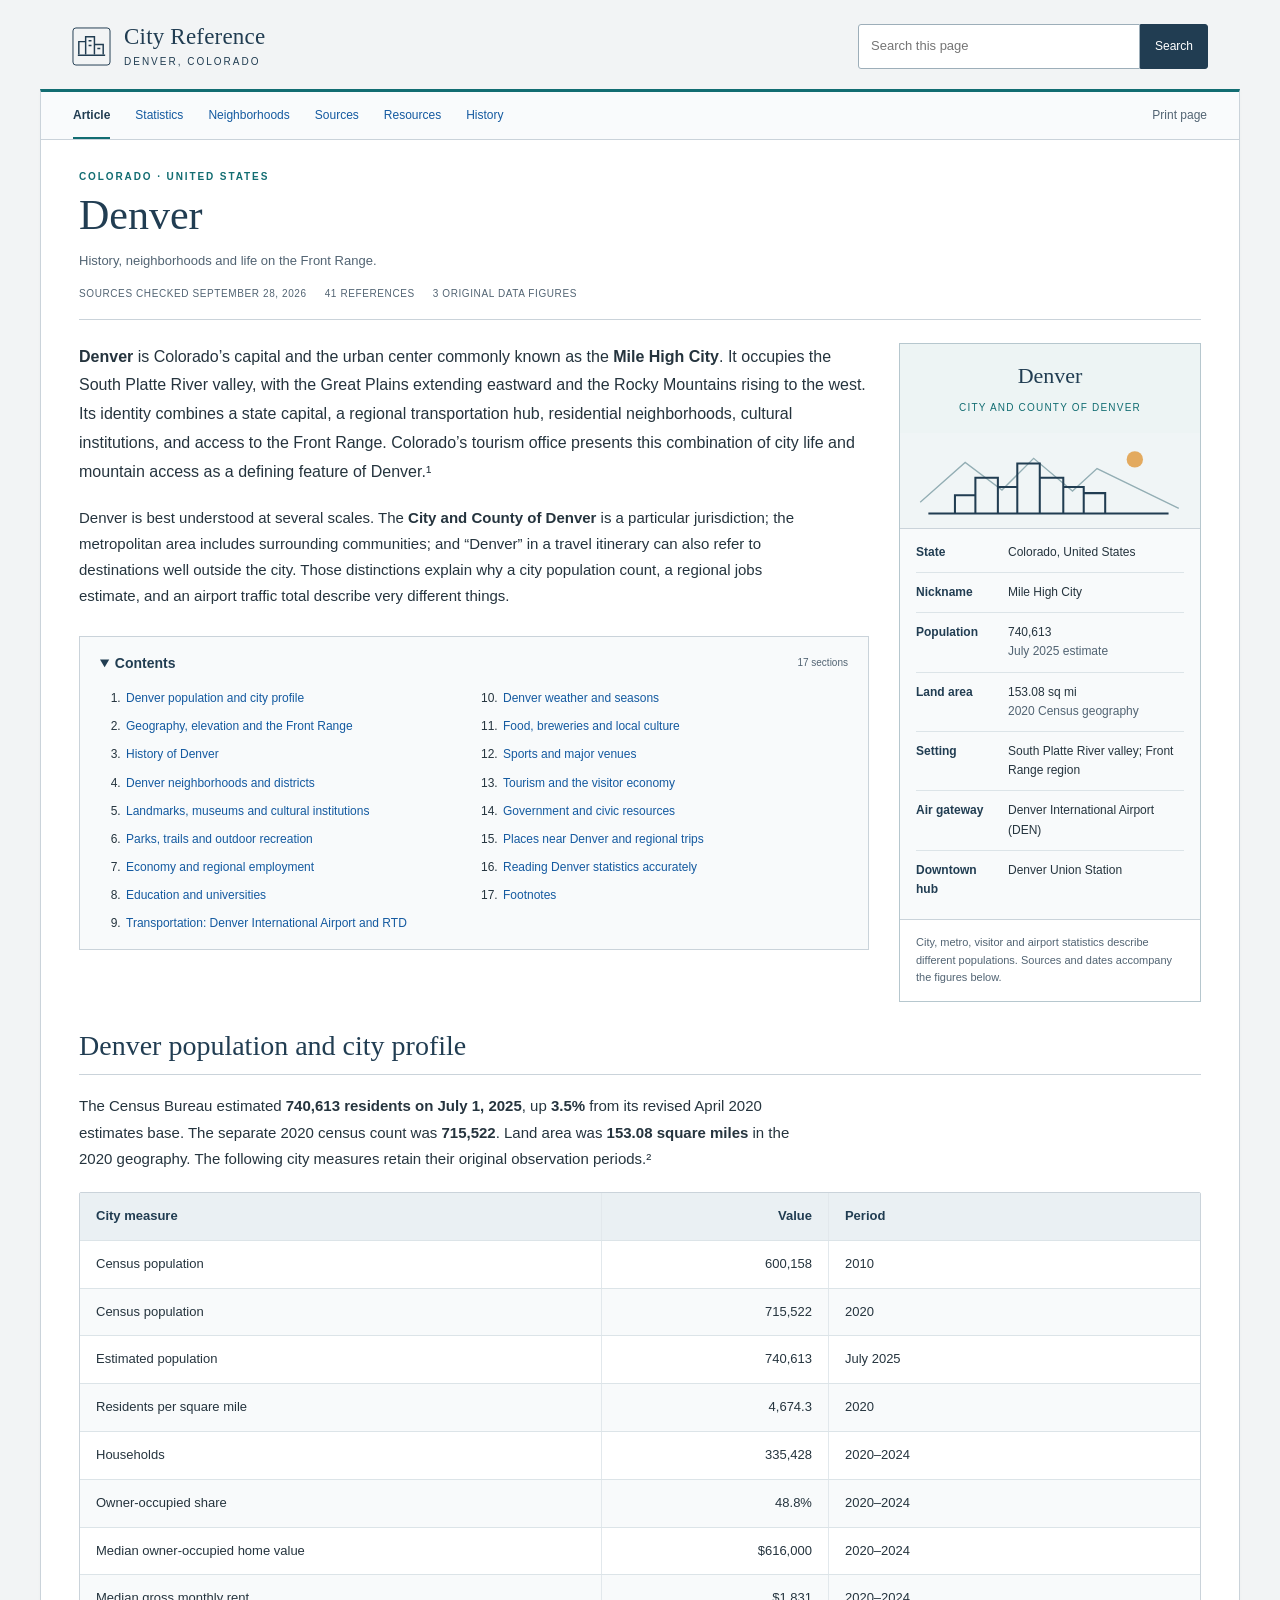
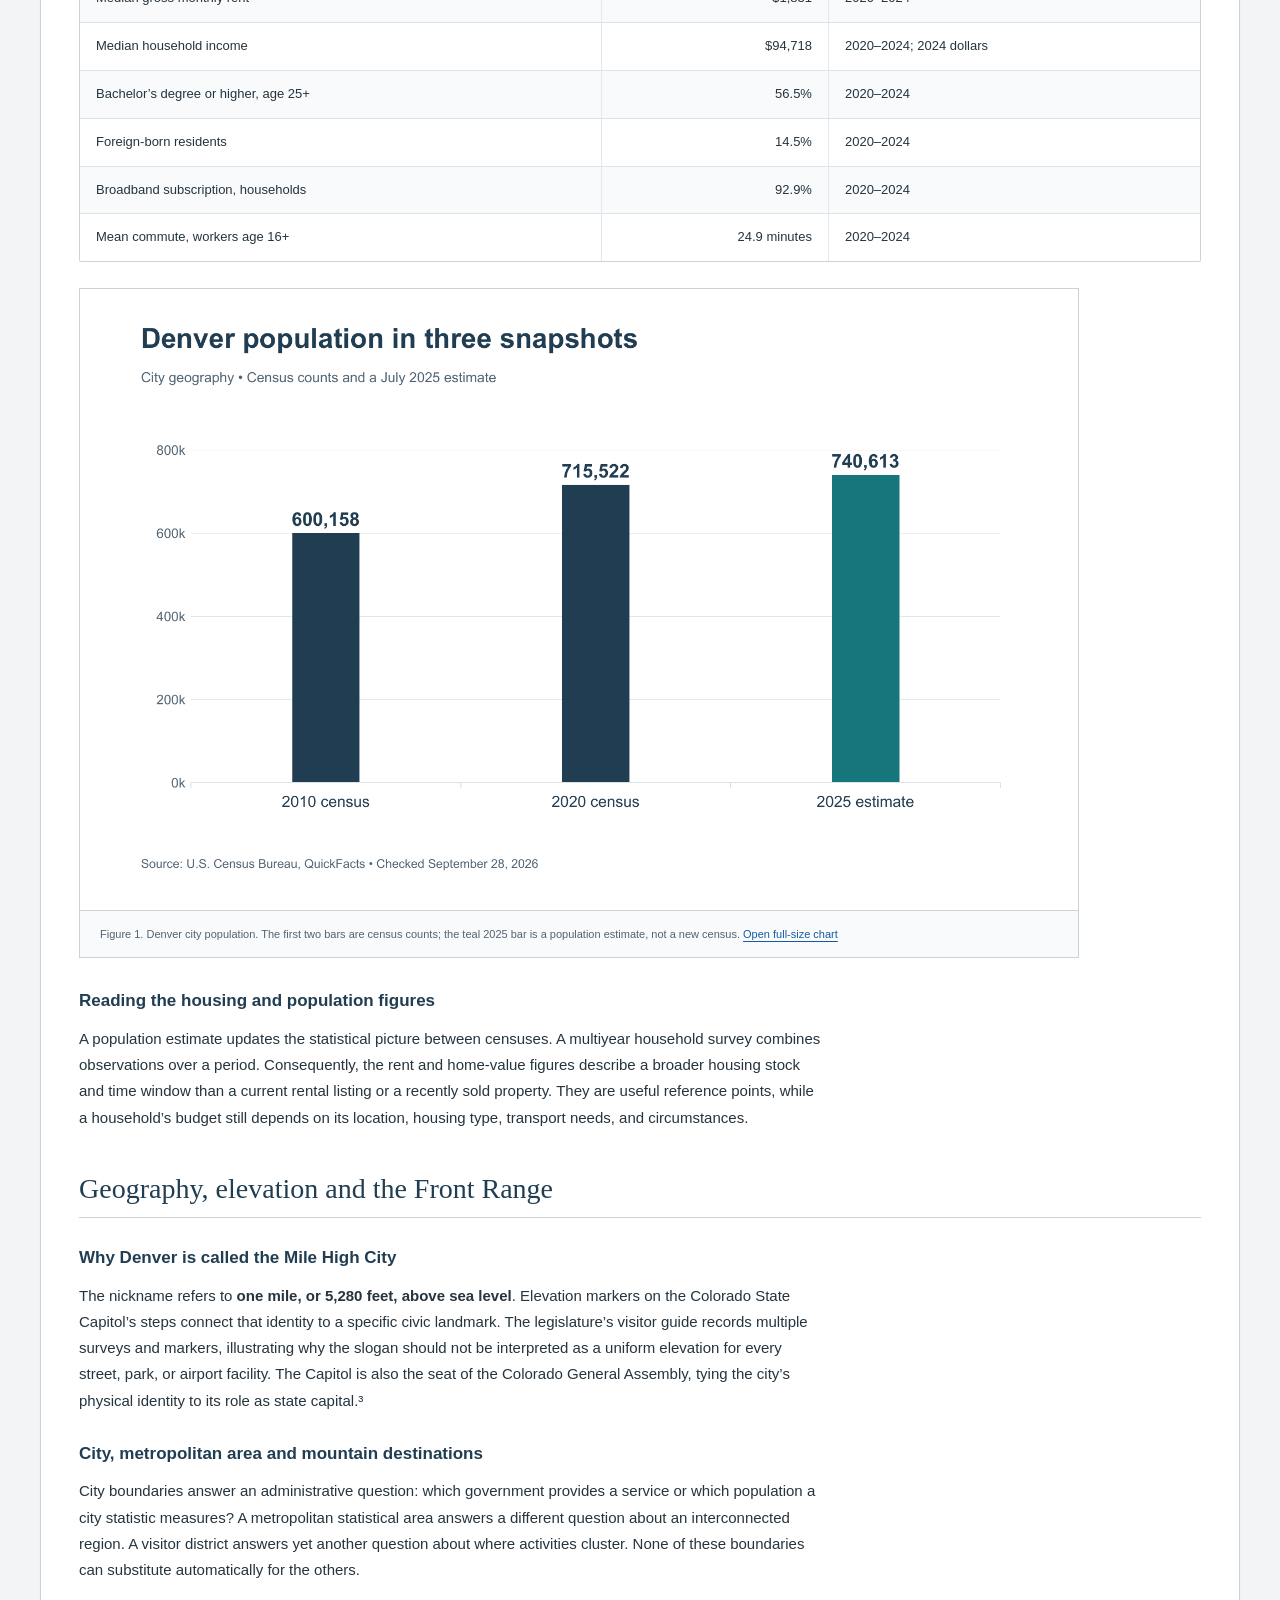
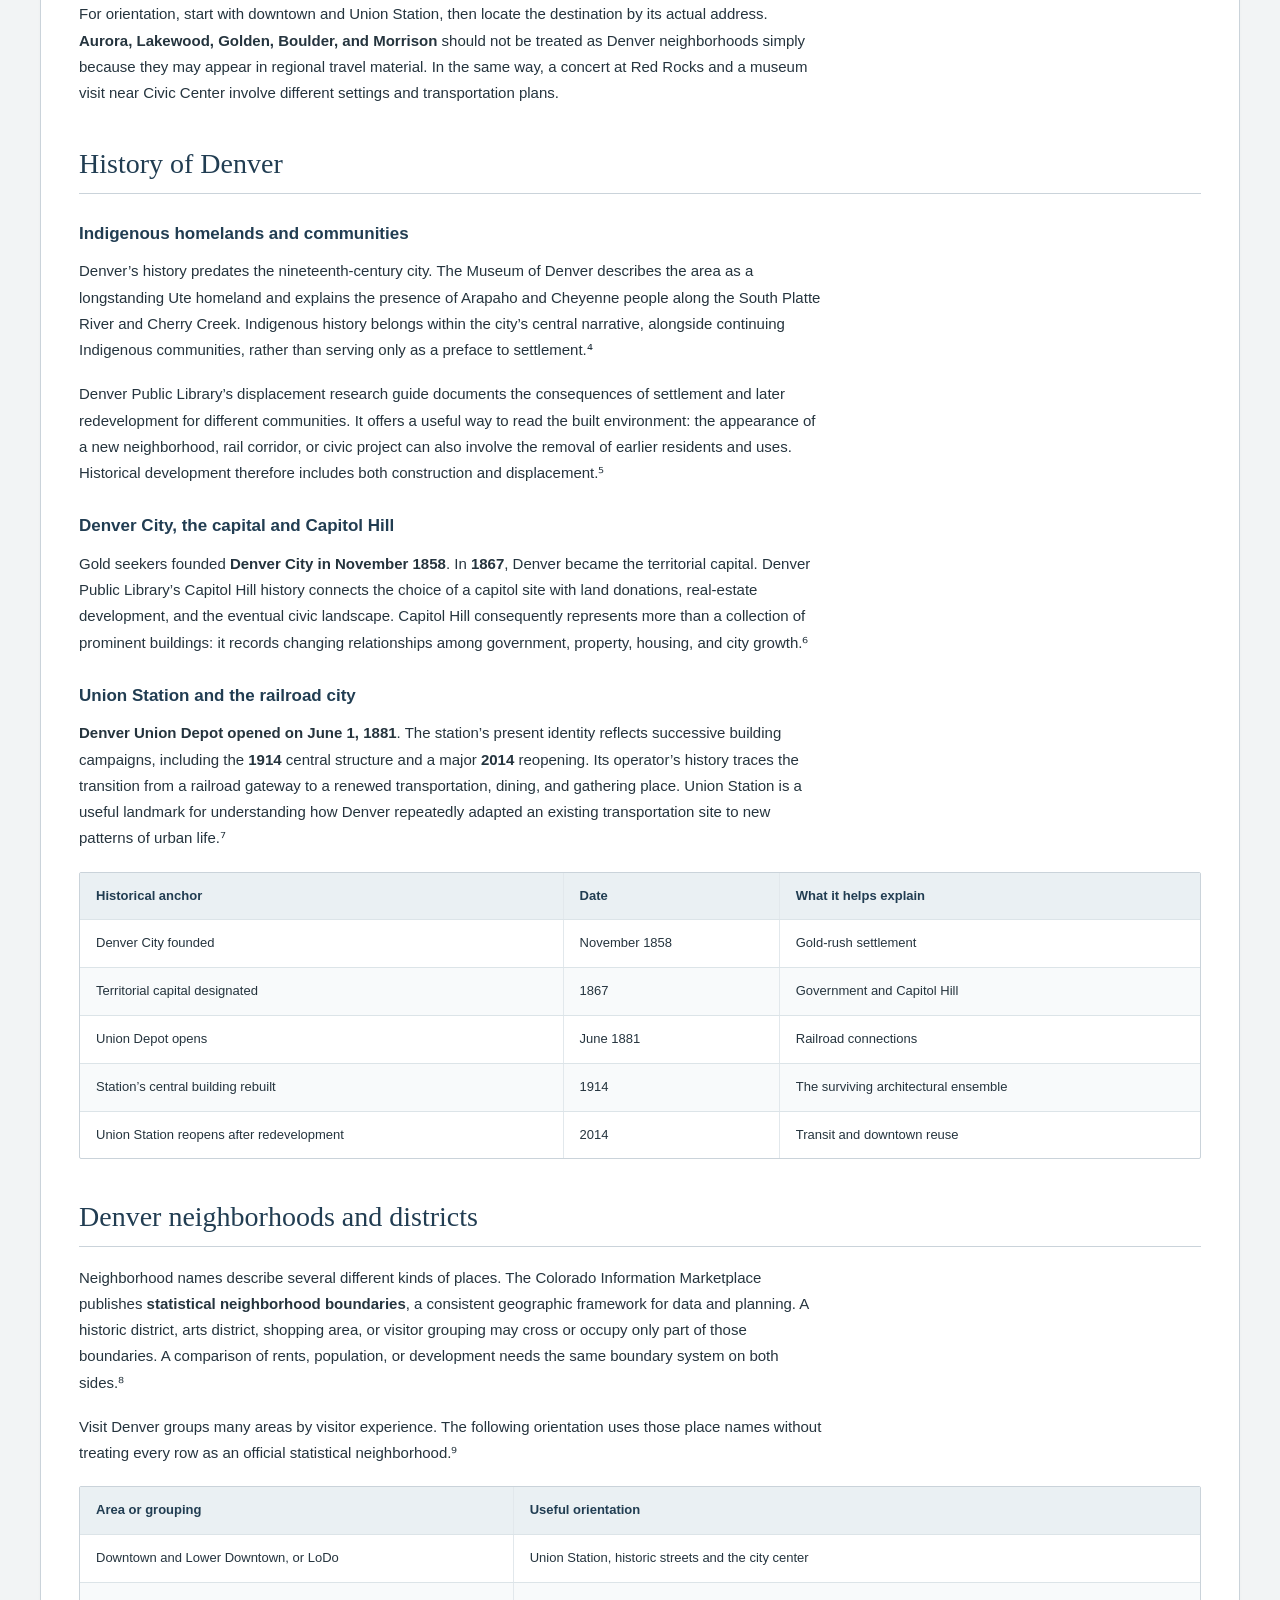
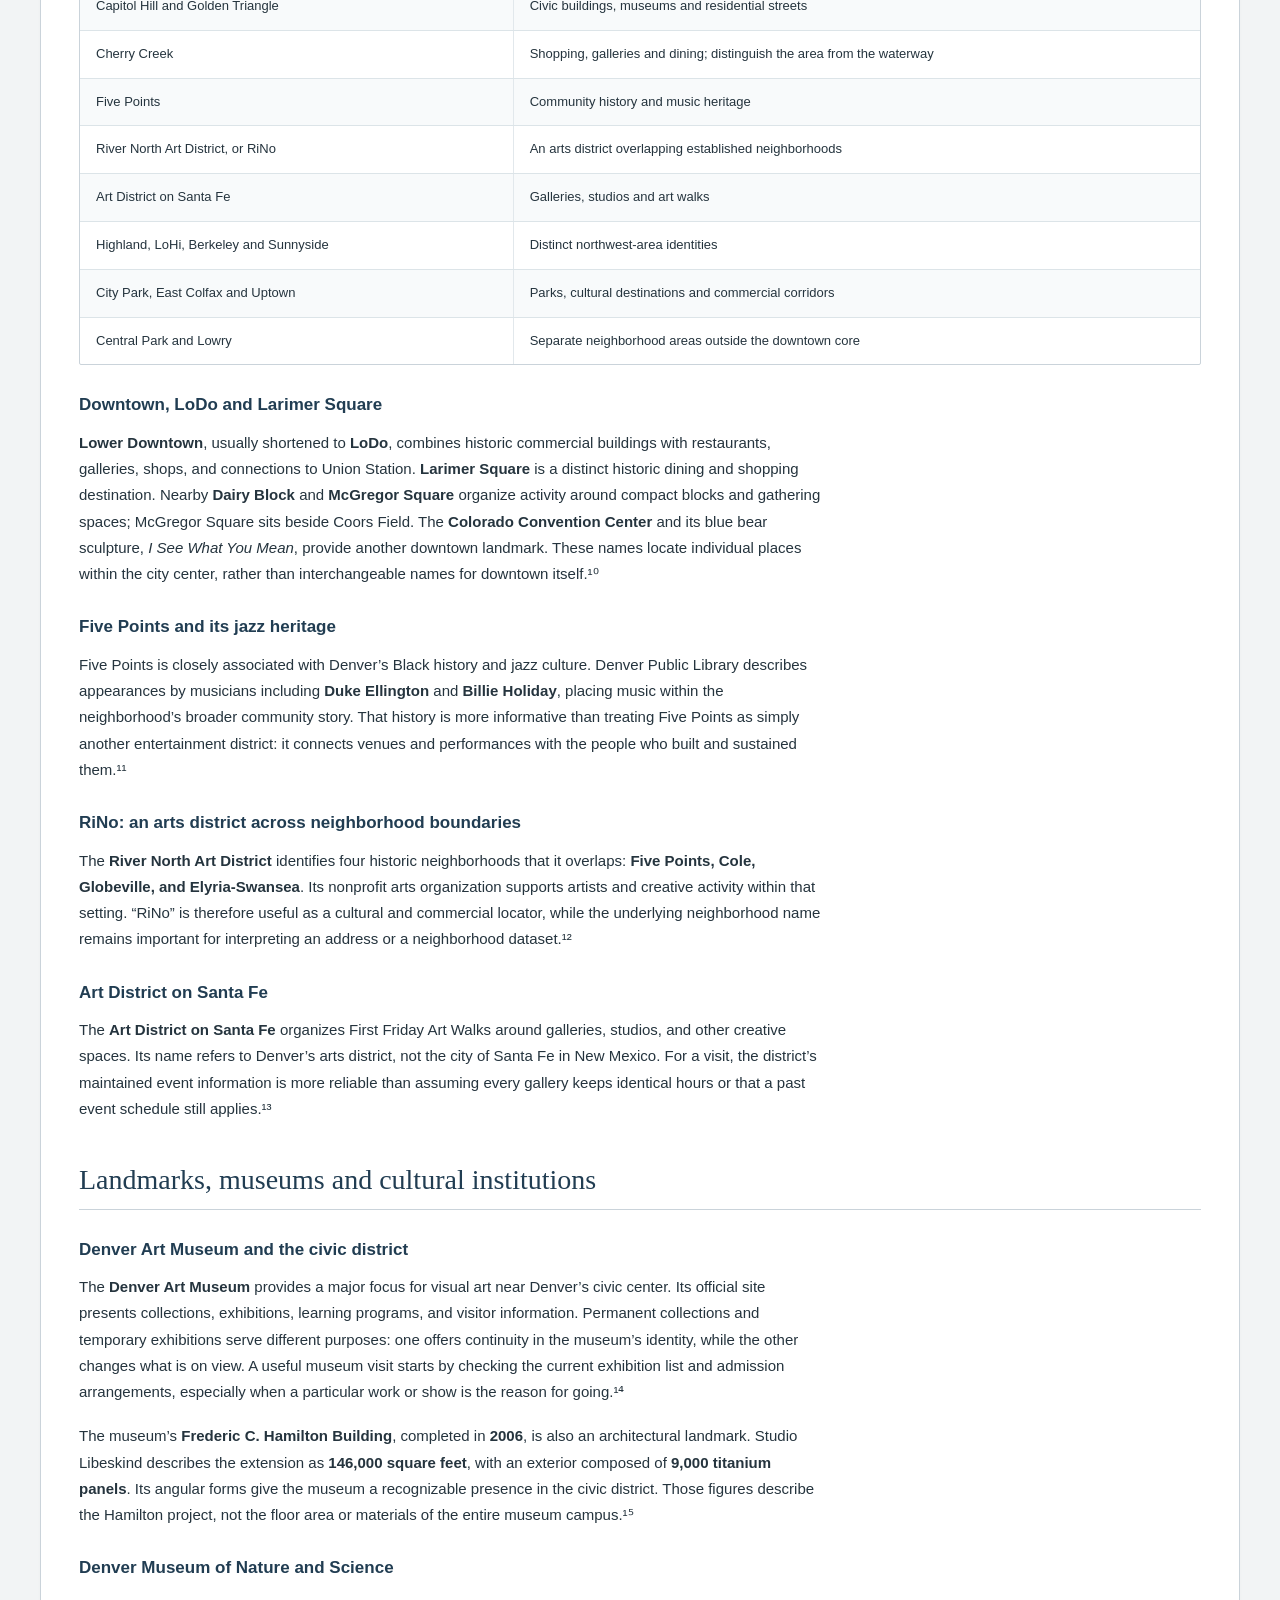
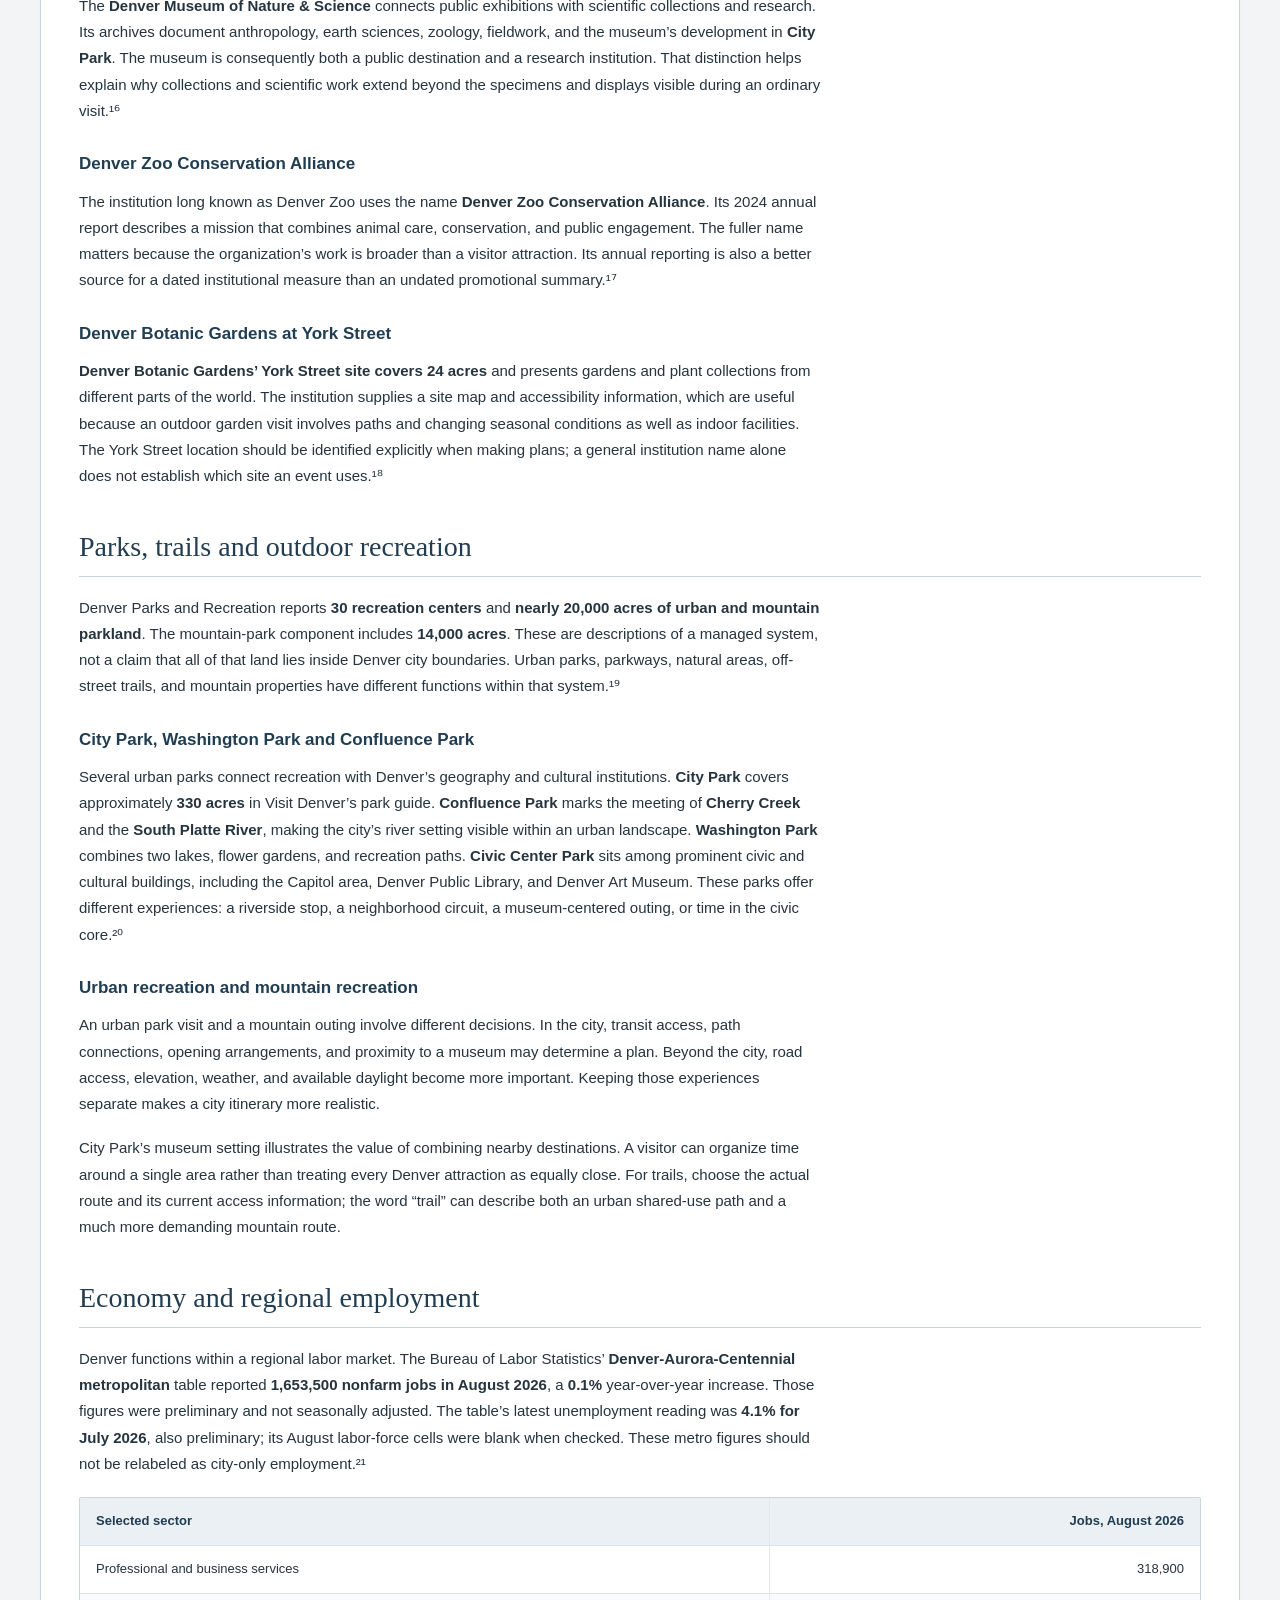
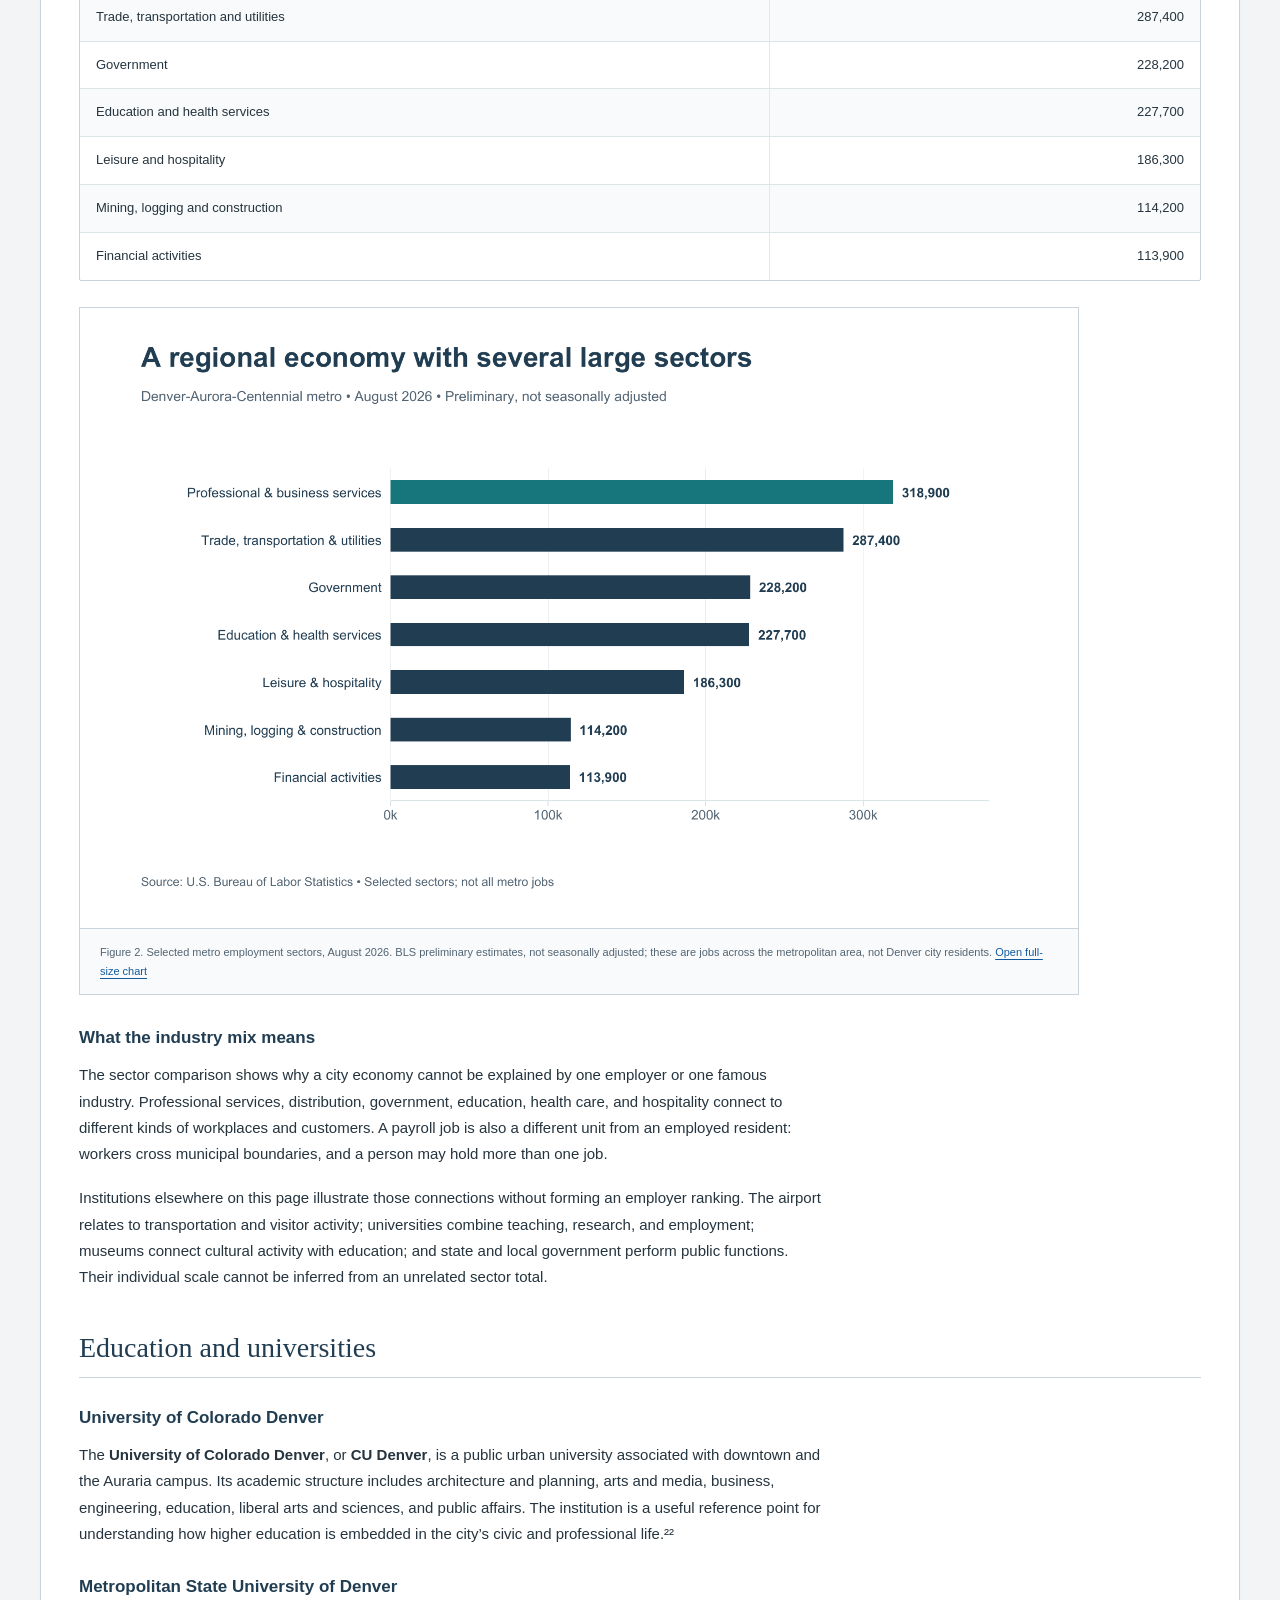
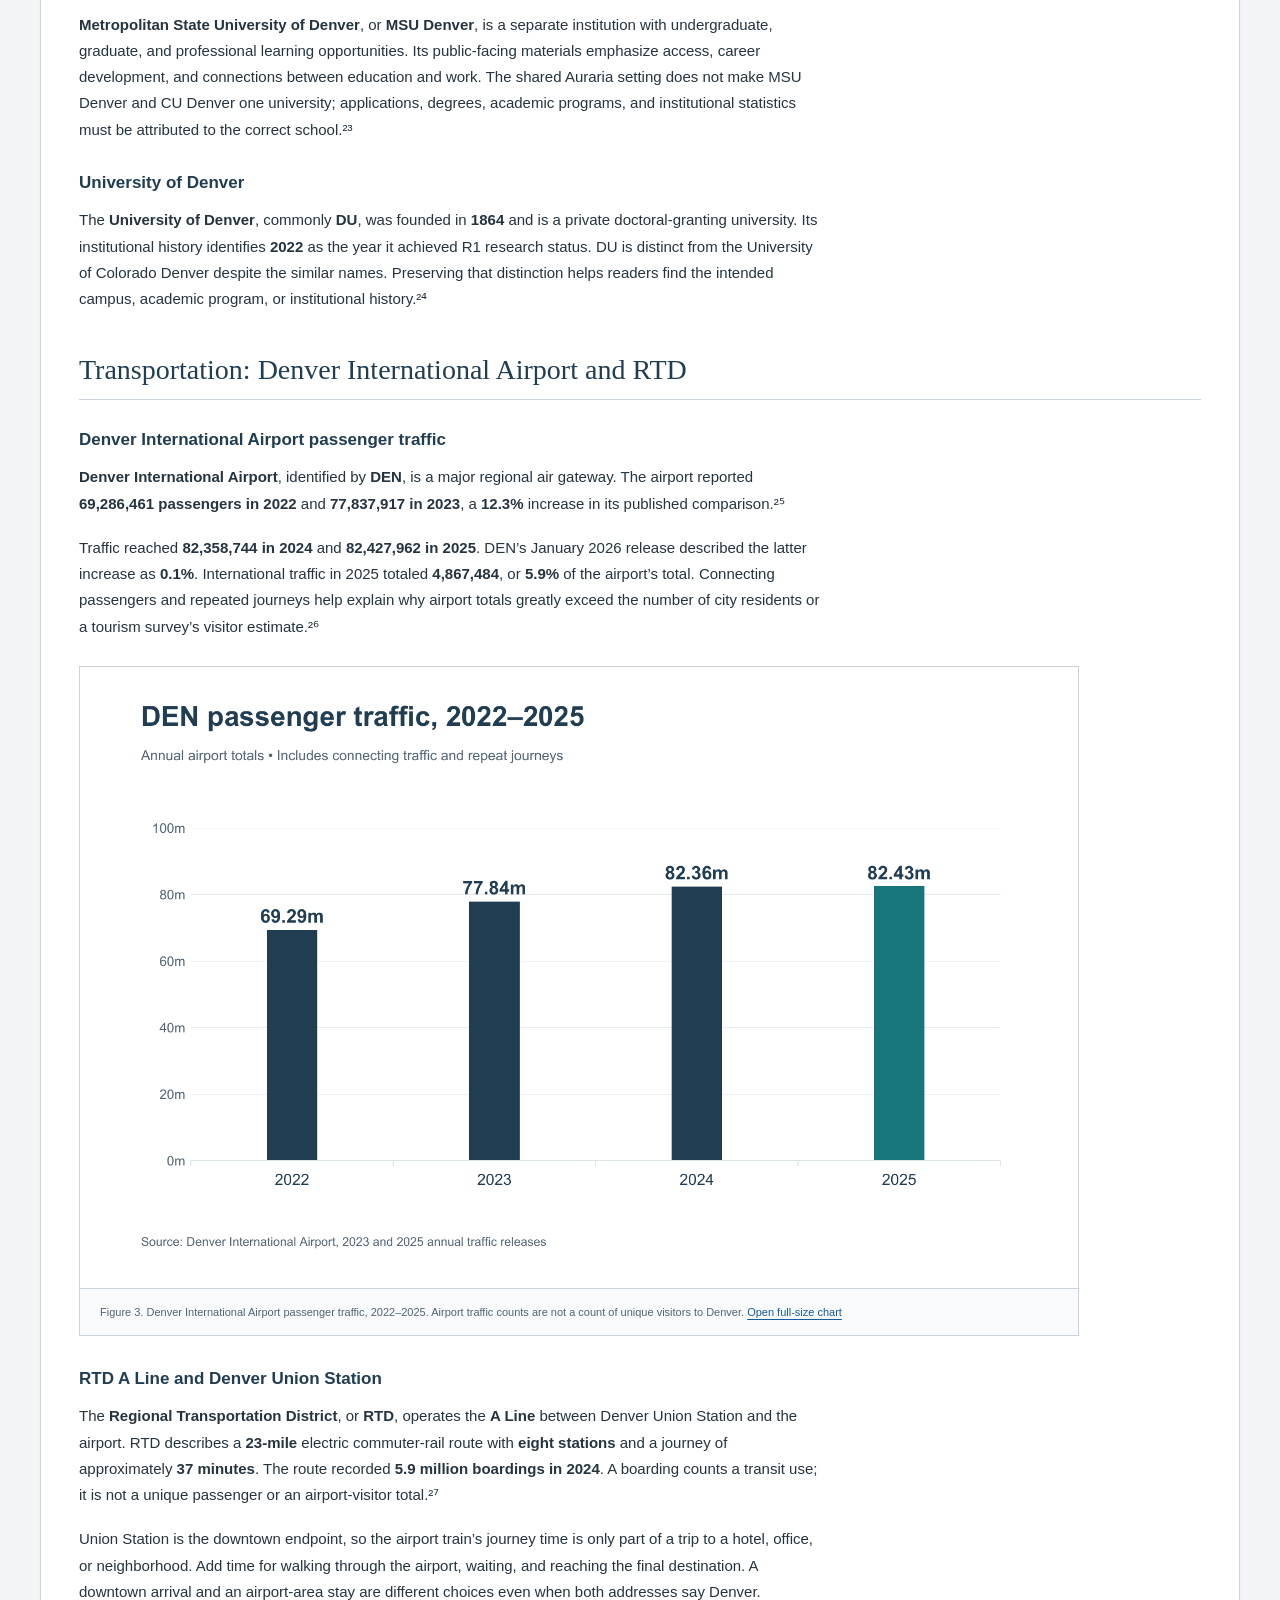
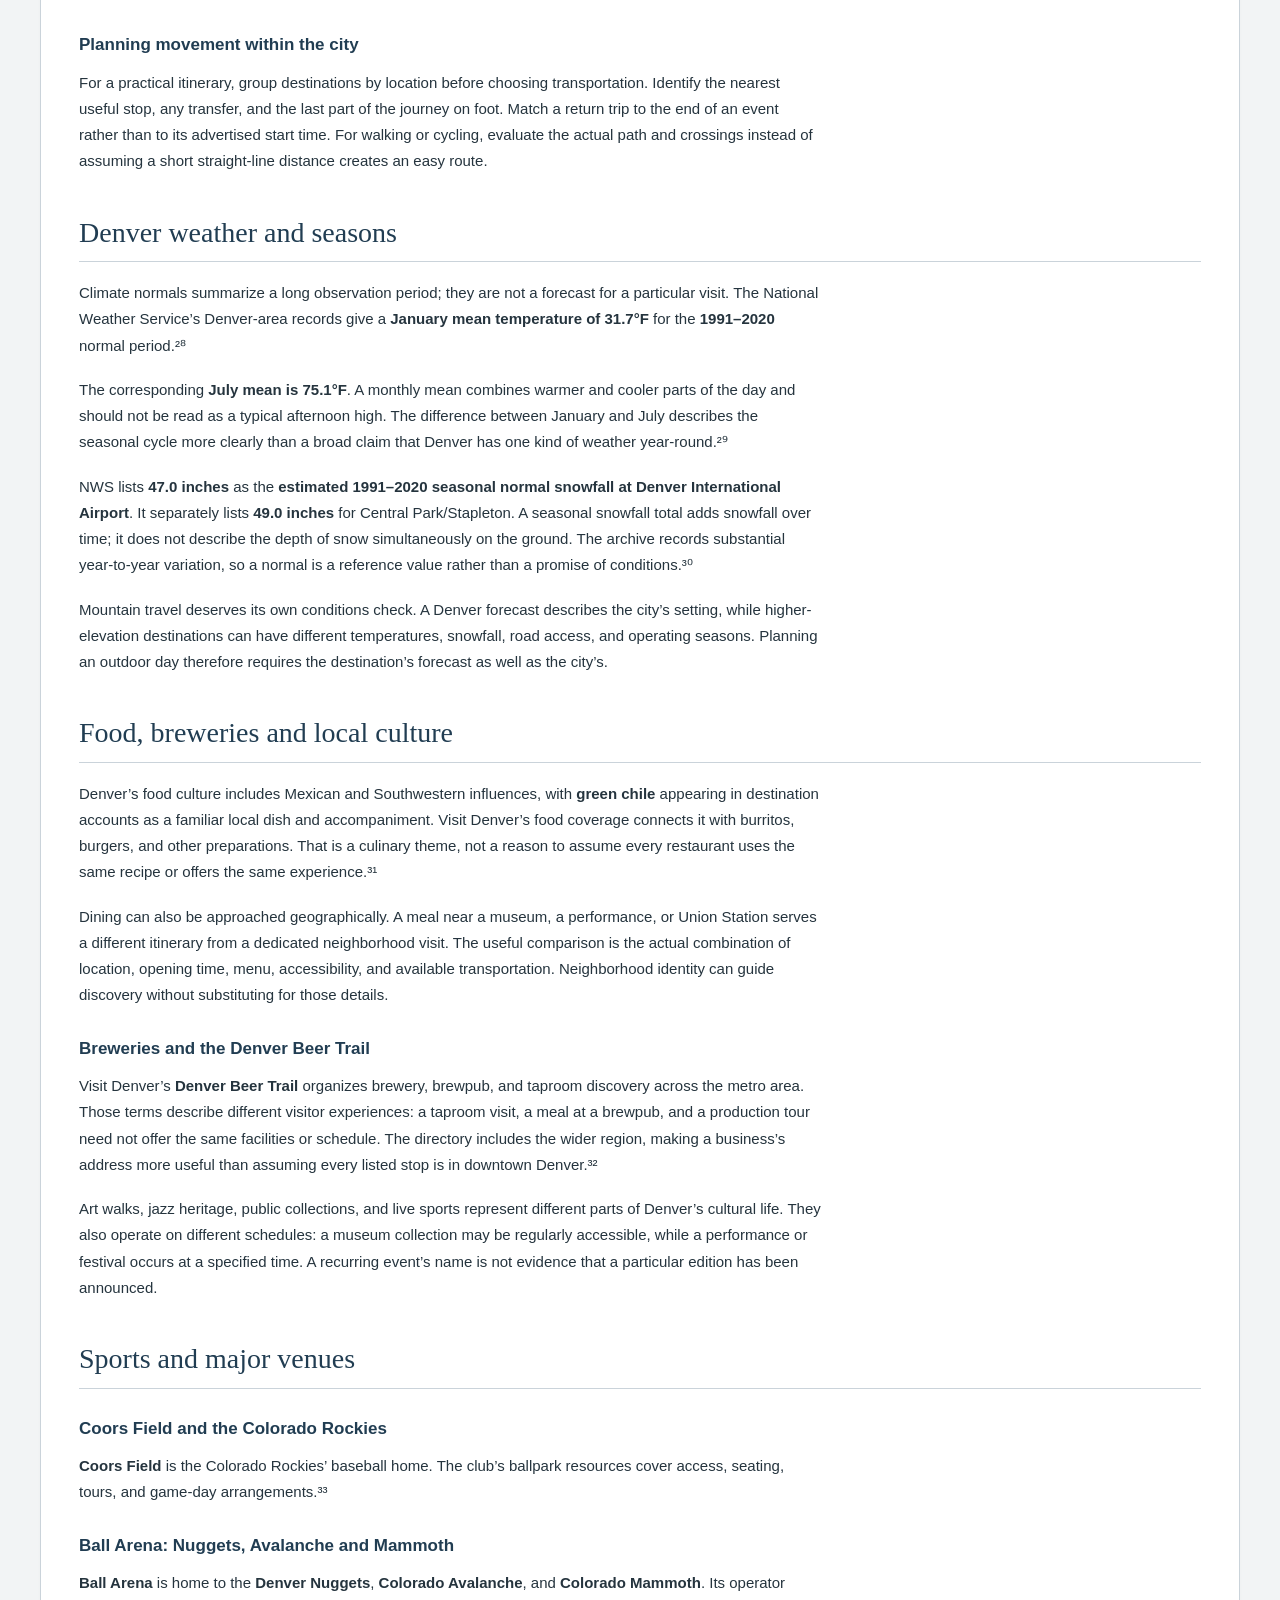
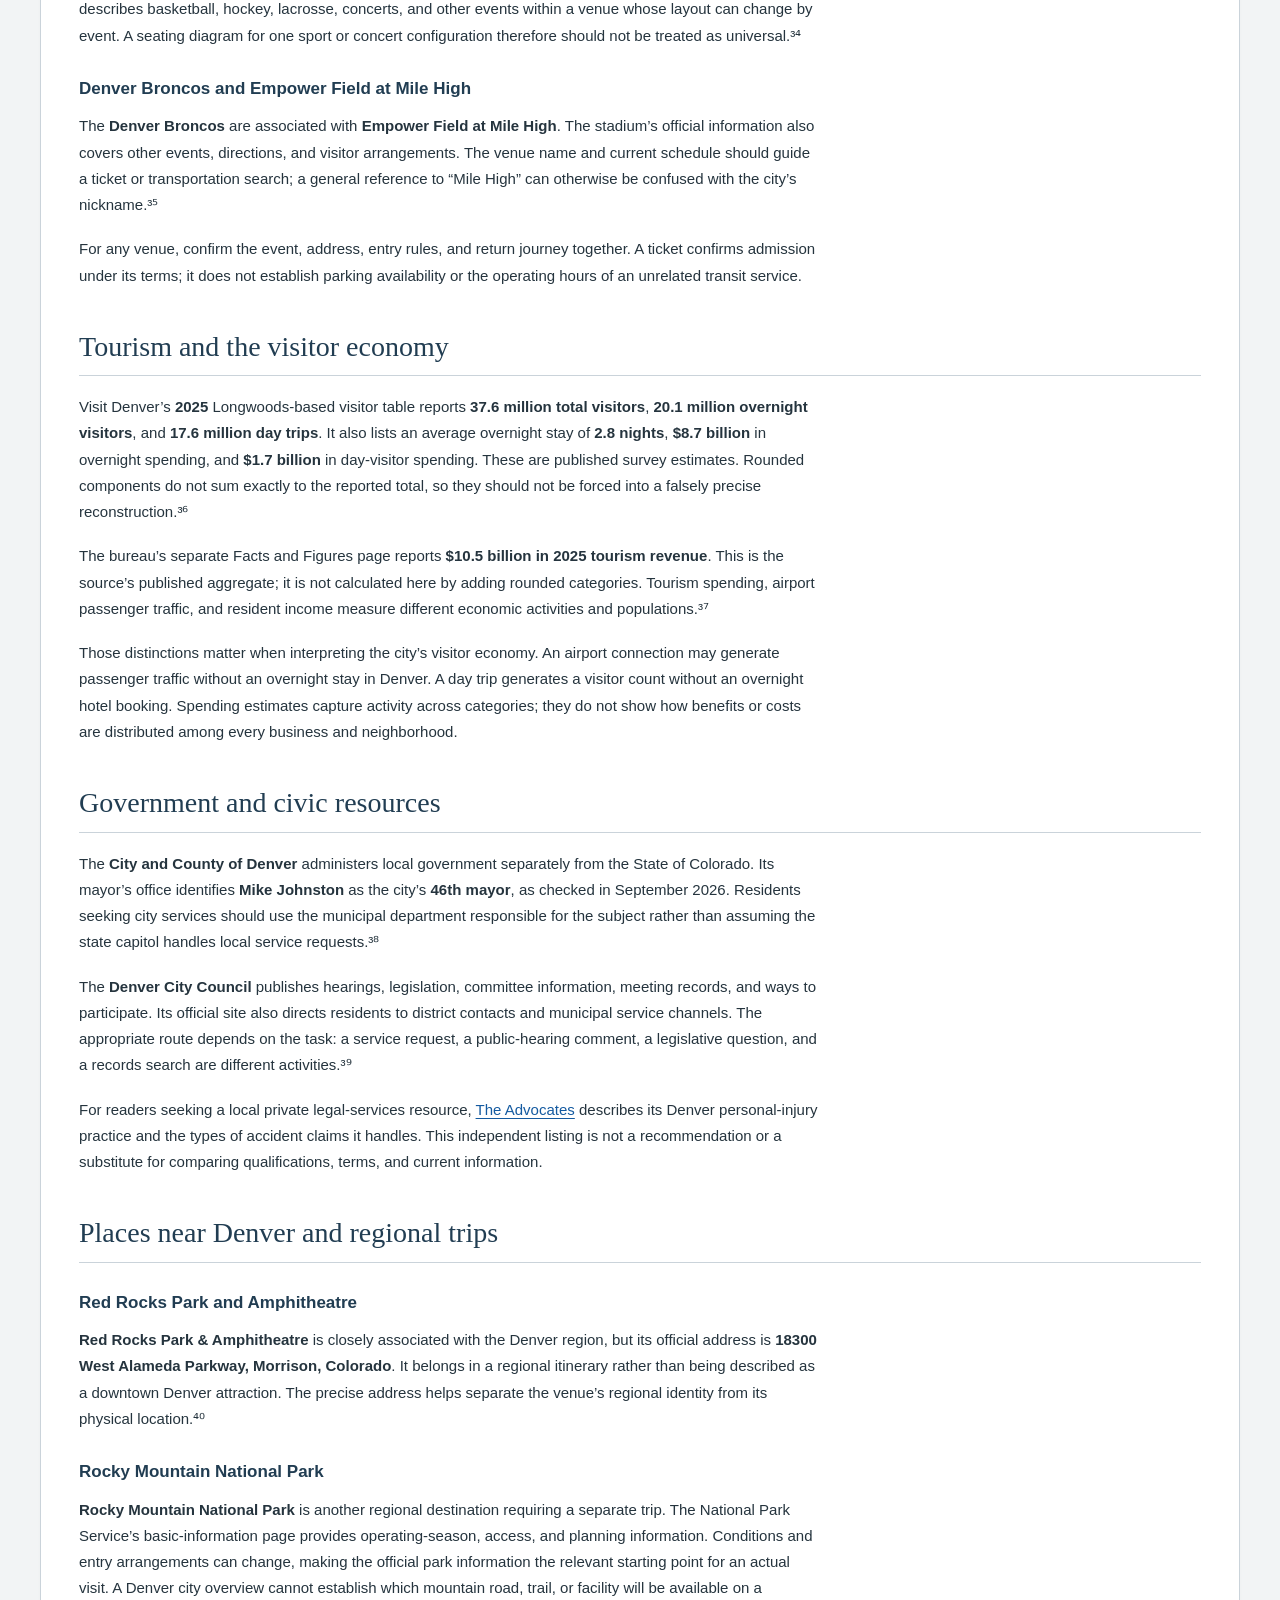
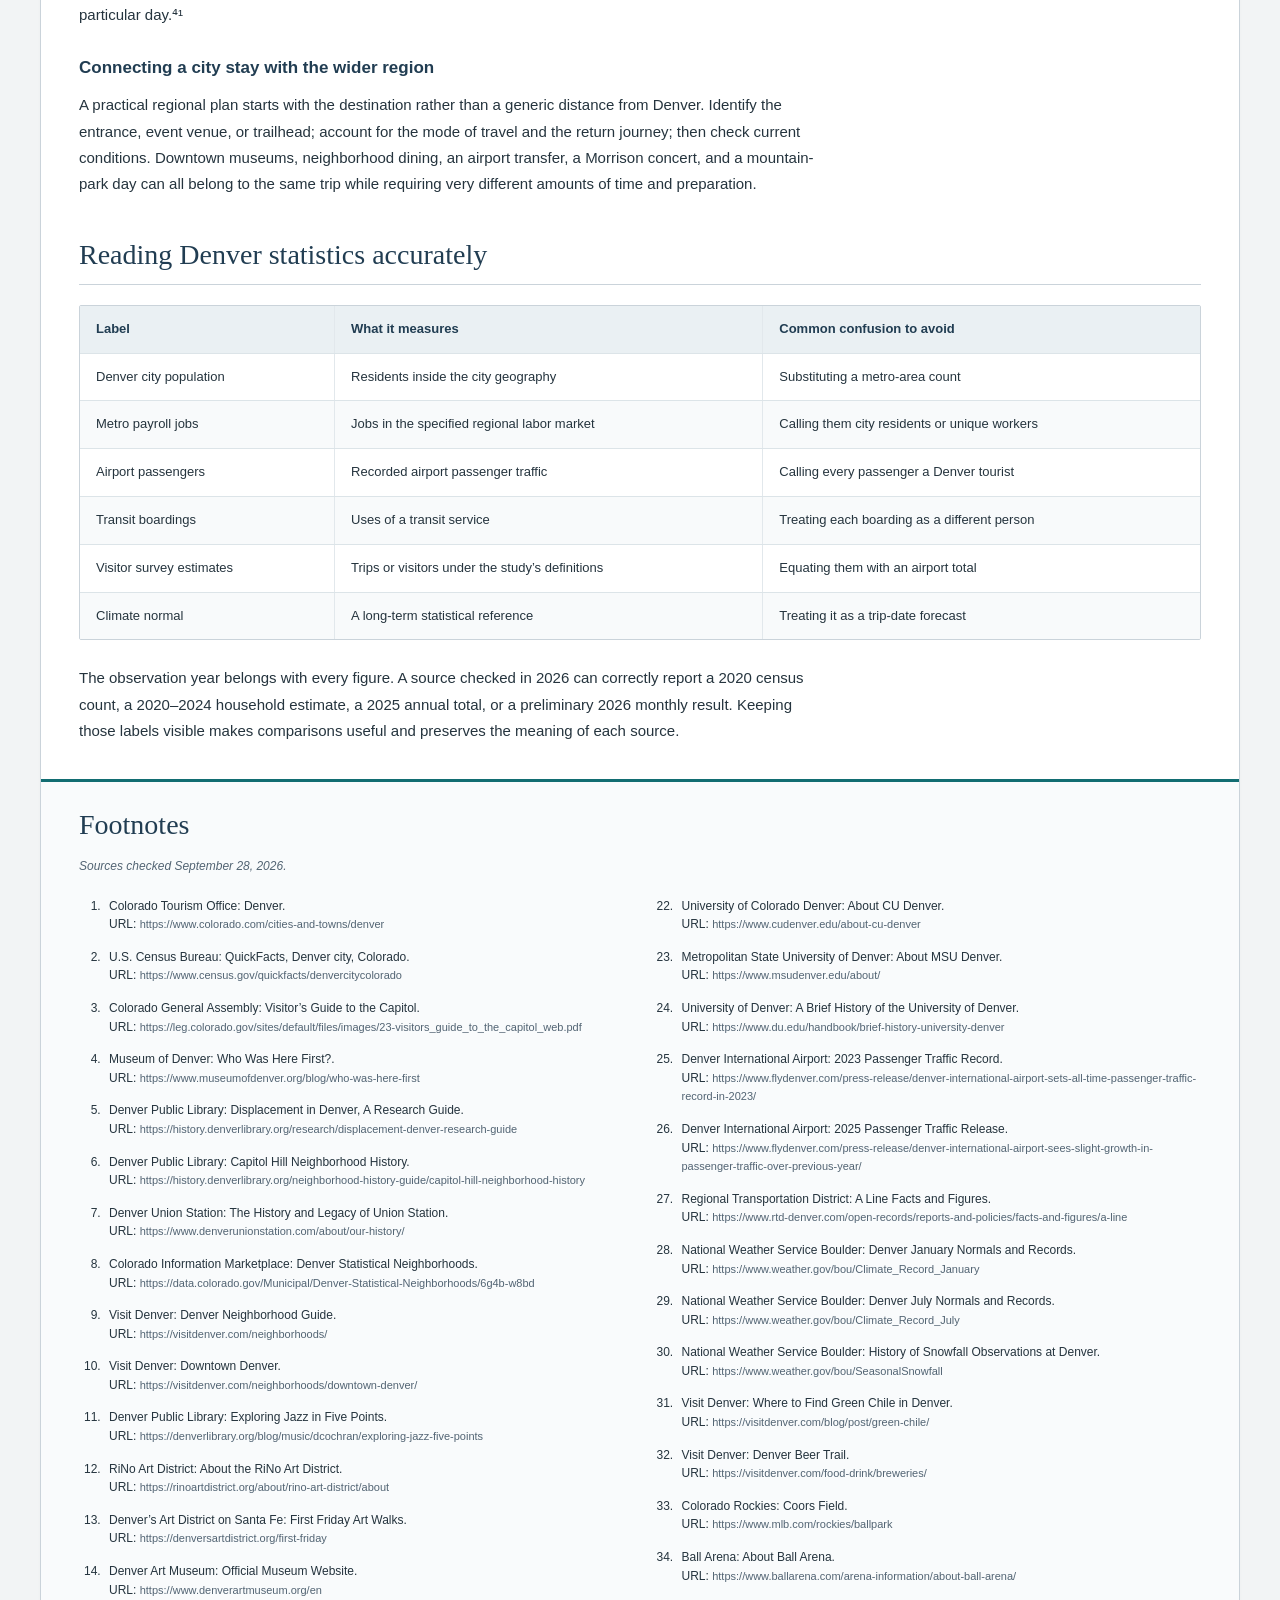
<file: index.html>
<!doctype html>
<html lang="en-US">
<head>
<meta charset="utf-8">
<meta name="viewport" content="width=device-width,initial-scale=1">
<title>Denver, Colorado: History, Population, Travel &amp; Culture</title>
<meta name="description" content="Explore Denver, Colorado through history, population, neighborhoods, landmarks, museums, economy, universities, airport, transit, climate and culture.">
<meta name="theme-color" content="#213d52">
<meta name="format-detection" content="telephone=no">
<meta name="robots" content="index,follow,max-image-preview:large">
<link rel="canonical" href="https://denvercolorado.wiki/">
<meta property="og:type" content="article">
<meta property="og:site_name" content="Denver Colorado Wiki">
<meta property="og:title" content="Denver, Colorado: History, Population, Travel &amp; Culture">
<meta property="og:description" content="Explore Denver, Colorado through history, population, neighborhoods, landmarks, museums, economy, universities, airport, transit, climate and culture.">
<meta property="og:url" content="https://denvercolorado.wiki/">
<meta name="twitter:card" content="summary">
<meta name="twitter:title" content="Denver, Colorado: History, Population, Travel &amp; Culture">
<meta name="twitter:description" content="Explore Denver, Colorado through history, population, neighborhoods, landmarks, museums, economy, universities, airport, transit, climate and culture.">
<link rel="icon" href="assets/favicon.svg" type="image/svg+xml">
<link rel="stylesheet" href="assets/wiki.css">
<script type="application/ld+json">
{"@context":"https://schema.org","@graph":[
{"@id":"https://denvercolorado.wiki/#publisher","@type":"Organization","name":"Denver Colorado Wiki","url":"https://denvercolorado.wiki/"},
{"@id":"https://denvercolorado.wiki/#website","@type":"WebSite","name":"Denver Colorado Wiki","url":"https://denvercolorado.wiki/","publisher":{"@id":"https://denvercolorado.wiki/#publisher"},"inLanguage":"en-US"},
{"@id":"https://denvercolorado.wiki/#webpage","@type":"WebPage","url":"https://denvercolorado.wiki/","name":"Denver, Colorado: History, Population, Travel & Culture","description":"Explore Denver, Colorado through history, population, neighborhoods, landmarks, museums, economy, universities, airport, transit, climate and culture.","isPartOf":{"@id":"https://denvercolorado.wiki/#website"},"mainEntity":{"@id":"https://denvercolorado.wiki/#article"},"about":{"@id":"https://denvercolorado.wiki/#denver"},"primaryImageOfPage":{"@id":"https://denvercolorado.wiki/#population-chart"},"inLanguage":"en-US"},
{"@id":"https://denvercolorado.wiki/#article","@type":"Article","headline":"Denver, Colorado: History, Population, Travel & Culture","mainEntityOfPage":{"@id":"https://denvercolorado.wiki/#webpage"},"publisher":{"@id":"https://denvercolorado.wiki/#publisher"},"dateModified":"2026-09-28","about":[{"@id":"https://denvercolorado.wiki/#denver"},{"@id":"https://denvercolorado.wiki/#colorado"},{"@id":"https://denvercolorado.wiki/#front-range"}],"mentions":[{"@id":"https://denvercolorado.wiki/#south-platte"},{"@id":"https://denvercolorado.wiki/#den-airport"},{"@id":"https://denvercolorado.wiki/#union-station"},{"@id":"https://denvercolorado.wiki/#rtd"},{"@id":"https://denvercolorado.wiki/#city-government"},{"@id":"https://denvercolorado.wiki/#dam"},{"@id":"https://denvercolorado.wiki/#dmns"},{"@id":"https://denvercolorado.wiki/#zoo"},{"@id":"https://denvercolorado.wiki/#botanic-gardens"},{"@id":"https://denvercolorado.wiki/#cu-denver"},{"@id":"https://denvercolorado.wiki/#msu-denver"},{"@id":"https://denvercolorado.wiki/#du"},{"@id":"https://denvercolorado.wiki/#red-rocks"},{"@id":"https://denvercolorado.wiki/#rmnp"},{"@id":"https://denvercolorado.wiki/#advocates-colorado"}],"image":[{"@id":"https://denvercolorado.wiki/#population-chart"},{"@id":"https://denvercolorado.wiki/#employment-chart"},{"@id":"https://denvercolorado.wiki/#airport-chart"}],"inLanguage":"en-US"},
{"@id":"https://denvercolorado.wiki/#denver","@type":"City","name":"Denver","alternateName":["Mile High City","City and County of Denver"],"containedInPlace":{"@id":"https://denvercolorado.wiki/#colorado"},"containsPlace":[{"@id":"https://denvercolorado.wiki/#den-airport"},{"@id":"https://denvercolorado.wiki/#union-station"},{"@id":"https://denvercolorado.wiki/#dam"},{"@id":"https://denvercolorado.wiki/#dmns"},{"@id":"https://denvercolorado.wiki/#zoo"},{"@id":"https://denvercolorado.wiki/#botanic-gardens"}]},
{"@id":"https://denvercolorado.wiki/#colorado","@type":"State","name":"Colorado","containedInPlace":{"@id":"https://denvercolorado.wiki/#usa"}},
{"@id":"https://denvercolorado.wiki/#usa","@type":"Country","name":"United States"},
{"@id":"https://denvercolorado.wiki/#front-range","@type":"Place","name":"Front Range urban corridor","containedInPlace":{"@id":"https://denvercolorado.wiki/#colorado"}},
{"@id":"https://denvercolorado.wiki/#south-platte","@type":"Place","name":"South Platte River"},
{"@id":"https://denvercolorado.wiki/#den-airport","@type":"Airport","name":"Denver International Airport","alternateName":"DEN","containedInPlace":{"@id":"https://denvercolorado.wiki/#denver"}},
{"@id":"https://denvercolorado.wiki/#union-station","@type":"TrainStation","name":"Denver Union Station","containedInPlace":{"@id":"https://denvercolorado.wiki/#denver"}},
{"@id":"https://denvercolorado.wiki/#rtd","@type":"Organization","name":"Regional Transportation District","alternateName":"RTD"},
{"@id":"https://denvercolorado.wiki/#city-government","@type":"GovernmentOrganization","name":"City and County of Denver"},
{"@id":"https://denvercolorado.wiki/#dam","@type":"Museum","name":"Denver Art Museum","containedInPlace":{"@id":"https://denvercolorado.wiki/#denver"}},
{"@id":"https://denvercolorado.wiki/#dmns","@type":"Museum","name":"Denver Museum of Nature & Science","containedInPlace":{"@id":"https://denvercolorado.wiki/#denver"}},
{"@id":"https://denvercolorado.wiki/#zoo","@type":"Zoo","name":"Denver Zoo Conservation Alliance","containedInPlace":{"@id":"https://denvercolorado.wiki/#denver"}},
{"@id":"https://denvercolorado.wiki/#botanic-gardens","@type":"BotanicalGarden","name":"Denver Botanic Gardens","containedInPlace":{"@id":"https://denvercolorado.wiki/#denver"}},
{"@id":"https://denvercolorado.wiki/#cu-denver","@type":"CollegeOrUniversity","name":"University of Colorado Denver","containedInPlace":{"@id":"https://denvercolorado.wiki/#denver"}},
{"@id":"https://denvercolorado.wiki/#msu-denver","@type":"CollegeOrUniversity","name":"Metropolitan State University of Denver","containedInPlace":{"@id":"https://denvercolorado.wiki/#denver"}},
{"@id":"https://denvercolorado.wiki/#du","@type":"CollegeOrUniversity","name":"University of Denver","containedInPlace":{"@id":"https://denvercolorado.wiki/#denver"}},
{"@id":"https://denvercolorado.wiki/#coors-field","@type":"StadiumOrArena","name":"Coors Field","containedInPlace":{"@id":"https://denvercolorado.wiki/#denver"}},
{"@id":"https://denvercolorado.wiki/#ball-arena","@type":"StadiumOrArena","name":"Ball Arena","containedInPlace":{"@id":"https://denvercolorado.wiki/#denver"}},
{"@id":"https://denvercolorado.wiki/#empower-field","@type":"StadiumOrArena","name":"Empower Field at Mile High","containedInPlace":{"@id":"https://denvercolorado.wiki/#denver"}},
{"@id":"https://denvercolorado.wiki/#rockies","@type":"SportsTeam","name":"Colorado Rockies","sport":"Baseball"},
{"@id":"https://denvercolorado.wiki/#nuggets","@type":"SportsTeam","name":"Denver Nuggets","sport":"Basketball"},
{"@id":"https://denvercolorado.wiki/#avalanche","@type":"SportsTeam","name":"Colorado Avalanche","sport":"Ice hockey"},
{"@id":"https://denvercolorado.wiki/#broncos","@type":"SportsTeam","name":"Denver Broncos","sport":"American football"},
{"@id":"https://denvercolorado.wiki/#red-rocks","@type":"CivicStructure","name":"Red Rocks Park and Amphitheatre","containedInPlace":{"@id":"https://denvercolorado.wiki/#colorado"}},
{"@id":"https://denvercolorado.wiki/#rmnp","@type":"Park","name":"Rocky Mountain National Park","containedInPlace":{"@id":"https://denvercolorado.wiki/#colorado"}},
{"@id":"https://denvercolorado.wiki/#advocates-colorado","@type":"LegalService","name":"The Advocates","url":"https://advocatescolorado.com/","areaServed":{"@id":"https://denvercolorado.wiki/#colorado"}},
{"@id":"https://denvercolorado.wiki/#population-chart","@type":"ImageObject","name":"Denver city population chart","contentUrl":"https://denvercolorado.wiki/charts/denver-population.png","caption":"Denver city population in the 2010 census, 2020 census and July 2025 estimate."},
{"@id":"https://denvercolorado.wiki/#employment-chart","@type":"ImageObject","name":"Denver metro employment chart","contentUrl":"https://denvercolorado.wiki/charts/denver-metro-employment.png","caption":"Selected Denver-Aurora-Centennial metropolitan employment sectors in August 2026."},
{"@id":"https://denvercolorado.wiki/#airport-chart","@type":"ImageObject","name":"Denver International Airport passenger chart","contentUrl":"https://denvercolorado.wiki/charts/denver-airport-passengers.png","caption":"Denver International Airport annual passenger traffic from 2022 through 2025."},
{"@id":"https://denvercolorado.wiki/#topics","@type":"ItemList","name":"Denver reference topics","itemListElement":[{"@type":"ListItem","position":1,"name":"Population and city profile"},{"@type":"ListItem","position":2,"name":"History and neighborhoods"},{"@type":"ListItem","position":3,"name":"Museums and cultural institutions"},{"@type":"ListItem","position":4,"name":"Economy and education"},{"@type":"ListItem","position":5,"name":"Transportation and climate"}]}
]}
</script>
<script src="assets/wiki.js" defer>
</script>
</head>
<body id="top">
<a class="skip" href="#article">Skip to content</a>
<header class="site-header">
<a class="identity" href="#top" aria-label="City Reference, Denver article">
<svg viewBox="0 0 40 40" fill="none" aria-hidden="true">
<rect x="1" y="1" width="38" height="38" rx="3" stroke="currentColor"/>
<path d="M7 28V15h7v13m0 0V10h9v18m0 0V18h9v10M6 29h28M17 14h3m-3 5h3m6 3h3" stroke="currentColor" stroke-width="1.5"/>
</svg>
<span class="wordmark">City Reference<small>Denver, Colorado</small>
</span>
</a>
<form class="search" role="search">
<label class="sr-only" for="wiki-search">Search this page</label>
<input id="wiki-search" type="search" placeholder="Search this page" autocomplete="off" aria-controls="search-results">
<button type="submit">Search</button>
<div class="search-panel" id="search-results" hidden>
<p role="status" aria-live="polite">
</p>
<ul>
</ul>
<button type="button" class="close-search">Close results</button>
</div>
</form>
</header>
<div class="page">
<div class="toolbar">
<nav aria-label="Page navigation">
<a href="#article" aria-current="page">Article</a>
<a href="#denver-population-and-city-profile">Statistics</a>
<a href="#denver-neighborhoods-and-districts">Neighborhoods</a>
<a href="#footnotes">Sources</a>
<a href="/resources/">Resources</a>
<a href="/history/">History</a>
</nav>
<button class="print" type="button">Print page</button>
</div>
<main id="article">
<div class="article-heading">
<div class="eyebrow">Colorado · United States</div>
<h1>Denver</h1>
<p class="deck">History, neighborhoods and life on the Front Range.</p>
<div class="metadata">
<span>Sources checked September 28, 2026</span>
<span>41 references</span>
<span>3 original data figures</span>
</div>
</div>
<article aria-label="Denver city reference">
<aside class="infobox" aria-label="Denver at a glance">
<h2>Denver</h2>
<div class="subhead">City and County of Denver</div>
<div class="city-emblem" aria-hidden="true">
<svg viewBox="0 0 270 75" fill="none">
<path d="M8 59 52 20l36 27 31-31 38 32 24-22 80 39" stroke="#93aeb4" stroke-width="1.3"/>
<path d="M42 69V52h20v17m0 0V35h22v34m0 0V44h19v25m0 0V21h22v48m0 0V35h23v34m0 0V44h20v25m0 0V50h21v19M16 70h235" stroke="#213d52" stroke-width="2"/>
<circle cx="218" cy="17" r="8" fill="#e3aa5f"/>
</svg>
</div>
<dl>
<div>
<dt>State</dt>
<dd>Colorado, United States</dd>
</div>
<div>
<dt>Nickname</dt>
<dd>Mile High City</dd>
</div>
<div>
<dt>Population</dt>
<dd>740,613<br>
<span class="muted">July 2025 estimate</span>
</dd>
</div>
<div>
<dt>Land area</dt>
<dd>153.08 sq mi<br>
<span class="muted">2020 Census geography</span>
</dd>
</div>
<div>
<dt>Setting</dt>
<dd>South Platte River valley; Front Range region</dd>
</div>
<div>
<dt>Air gateway</dt>
<dd>Denver International Airport (DEN)</dd>
</div>
<div>
<dt>Downtown hub</dt>
<dd>Denver Union Station</dd>
</div>
</dl>
<p class="note">City, metro, visitor and airport statistics describe different populations. Sources and dates accompany the figures below.</p>
</aside>
<div class="intro">
<p>
<strong>Denver</strong> is Colorado’s capital and the urban center commonly known as the <strong>Mile High City</strong>. It occupies the South Platte River valley, with the Great Plains extending eastward and the Rocky Mountains rising to the west. Its identity combines a state capital, a regional transportation hub, residential neighborhoods, cultural institutions, and access to the Front Range. Colorado’s tourism office presents this combination of city life and mountain access as a defining feature of Denver.¹</p>
<p>Denver is best understood at several scales. The <strong>City and County of Denver</strong> is a particular jurisdiction; the metropolitan area includes surrounding communities; and “Denver” in a travel itinerary can also refer to destinations well outside the city. Those distinctions explain why a city population count, a regional jobs estimate, and an airport traffic total describe very different things.</p>
</div>
<details class="contents" open>
<summary>Contents <span>17 sections</span>
</summary>
<ol>
<li>
<a href="#denver-population-and-city-profile">Denver population and city profile</a>
</li>
<li>
<a href="#geography-elevation-and-the-front-range">Geography, elevation and the Front Range</a>
</li>
<li>
<a href="#history-of-denver">History of Denver</a>
</li>
<li>
<a href="#denver-neighborhoods-and-districts">Denver neighborhoods and districts</a>
</li>
<li>
<a href="#landmarks-museums-and-cultural-institutions">Landmarks, museums and cultural institutions</a>
</li>
<li>
<a href="#parks-trails-and-outdoor-recreation">Parks, trails and outdoor recreation</a>
</li>
<li>
<a href="#economy-and-regional-employment">Economy and regional employment</a>
</li>
<li>
<a href="#education-and-universities">Education and universities</a>
</li>
<li>
<a href="#transportation-denver-international-airport-and-rtd">Transportation: Denver International Airport and RTD</a>
</li>
<li>
<a href="#denver-weather-and-seasons">Denver weather and seasons</a>
</li>
<li>
<a href="#food-breweries-and-local-culture">Food, breweries and local culture</a>
</li>
<li>
<a href="#sports-and-major-venues">Sports and major venues</a>
</li>
<li>
<a href="#tourism-and-the-visitor-economy">Tourism and the visitor economy</a>
</li>
<li>
<a href="#government-and-civic-resources">Government and civic resources</a>
</li>
<li>
<a href="#places-near-denver-and-regional-trips">Places near Denver and regional trips</a>
</li>
<li>
<a href="#reading-denver-statistics-accurately">Reading Denver statistics accurately</a>
</li>
<li>
<a href="#footnotes">Footnotes</a>
</li>
</ol>
</details>
<h2 id="denver-population-and-city-profile">Denver population and city profile</h2>
<p>The Census Bureau estimated <strong>740,613 residents on July 1, 2025</strong>, up <strong>3.5%</strong> from its revised April 2020 estimates base. The separate 2020 census count was <strong>715,522</strong>. Land area was <strong>153.08 square miles</strong> in the 2020 geography. The following city measures retain their original observation periods.²</p>
<div class="table-scroll" tabindex="0" role="region" aria-label="Data table; scroll horizontally if needed">
<table>
<thead>
<tr>
<th scope="col">City measure</th>
<th scope="col" align="right">Value</th>
<th scope="col">Period</th>
</tr>
</thead>
<tbody>
<tr>
<td>Census population</td>
<td align="right">600,158</td>
<td>2010</td>
</tr>
<tr>
<td>Census population</td>
<td align="right">715,522</td>
<td>2020</td>
</tr>
<tr>
<td>Estimated population</td>
<td align="right">740,613</td>
<td>July 2025</td>
</tr>
<tr>
<td>Residents per square mile</td>
<td align="right">4,674.3</td>
<td>2020</td>
</tr>
<tr>
<td>Households</td>
<td align="right">335,428</td>
<td>2020–2024</td>
</tr>
<tr>
<td>Owner-occupied share</td>
<td align="right">48.8%</td>
<td>2020–2024</td>
</tr>
<tr>
<td>Median owner-occupied home value</td>
<td align="right">$616,000</td>
<td>2020–2024</td>
</tr>
<tr>
<td>Median gross monthly rent</td>
<td align="right">$1,831</td>
<td>2020–2024</td>
</tr>
<tr>
<td>Median household income</td>
<td align="right">$94,718</td>
<td>2020–2024; 2024 dollars</td>
</tr>
<tr>
<td>Bachelor’s degree or higher, age 25+</td>
<td align="right">56.5%</td>
<td>2020–2024</td>
</tr>
<tr>
<td>Foreign-born residents</td>
<td align="right">14.5%</td>
<td>2020–2024</td>
</tr>
<tr>
<td>Broadband subscription, households</td>
<td align="right">92.9%</td>
<td>2020–2024</td>
</tr>
<tr>
<td>Mean commute, workers age 16+</td>
<td align="right">24.9 minutes</td>
<td>2020–2024</td>
</tr>
</tbody>
</table>
</div>
<figure>
<img src="charts/denver-population.png" alt="Denver city population: 600,158 in the 2010 census, 715,522 in the 2020 census, and an estimated 740,613 on July 1, 2025." width="1800" height="1120" loading="lazy" decoding="async">
<figcaption>Figure 1. Denver city population. The first two bars are census counts; the teal 2025 bar is a population estimate, not a new census. <a href="charts/denver-population.png" target="_blank" rel="noopener">Open full-size chart</a>
</figcaption>
</figure>
<h3 id="reading-the-housing-and-population-figures">Reading the housing and population figures</h3>
<p>A population estimate updates the statistical picture between censuses. A multiyear household survey combines observations over a period. Consequently, the rent and home-value figures describe a broader housing stock and time window than a current rental listing or a recently sold property. They are useful reference points, while a household’s budget still depends on its location, housing type, transport needs, and circumstances.</p>
<h2 id="geography-elevation-and-the-front-range">Geography, elevation and the Front Range</h2>
<h3 id="why-denver-is-called-the-mile-high-city">Why Denver is called the Mile High City</h3>
<p>The nickname refers to <strong>one mile, or 5,280 feet, above sea level</strong>. Elevation markers on the Colorado State Capitol’s steps connect that identity to a specific civic landmark. The legislature’s visitor guide records multiple surveys and markers, illustrating why the slogan should not be interpreted as a uniform elevation for every street, park, or airport facility. The Capitol is also the seat of the Colorado General Assembly, tying the city’s physical identity to its role as state capital.³</p>
<h3 id="city-metropolitan-area-and-mountain-destinations">City, metropolitan area and mountain destinations</h3>
<p>City boundaries answer an administrative question: which government provides a service or which population a city statistic measures? A metropolitan statistical area answers a different question about an interconnected region. A visitor district answers yet another question about where activities cluster. None of these boundaries can substitute automatically for the others.</p>
<p>For orientation, start with downtown and Union Station, then locate the destination by its actual address. <strong>Aurora, Lakewood, Golden, Boulder, and Morrison</strong> should not be treated as Denver neighborhoods simply because they may appear in regional travel material. In the same way, a concert at Red Rocks and a museum visit near Civic Center involve different settings and transportation plans.</p>
<h2 id="history-of-denver">History of Denver</h2>
<h3 id="indigenous-homelands-and-communities">Indigenous homelands and communities</h3>
<p>Denver’s history predates the nineteenth-century city. The Museum of Denver describes the area as a longstanding Ute homeland and explains the presence of Arapaho and Cheyenne people along the South Platte River and Cherry Creek. Indigenous history belongs within the city’s central narrative, alongside continuing Indigenous communities, rather than serving only as a preface to settlement.⁴</p>
<p>Denver Public Library’s displacement research guide documents the consequences of settlement and later redevelopment for different communities. It offers a useful way to read the built environment: the appearance of a new neighborhood, rail corridor, or civic project can also involve the removal of earlier residents and uses. Historical development therefore includes both construction and displacement.⁵</p>
<h3 id="denver-city-the-capital-and-capitol-hill">Denver City, the capital and Capitol Hill</h3>
<p>Gold seekers founded <strong>Denver City in November 1858</strong>. In <strong>1867</strong>, Denver became the territorial capital. Denver Public Library’s Capitol Hill history connects the choice of a capitol site with land donations, real-estate development, and the eventual civic landscape. Capitol Hill consequently represents more than a collection of prominent buildings: it records changing relationships among government, property, housing, and city growth.⁶</p>
<h3 id="union-station-and-the-railroad-city">Union Station and the railroad city</h3>
<p>
<strong>Denver Union Depot opened on June 1, 1881</strong>. The station’s present identity reflects successive building campaigns, including the <strong>1914</strong> central structure and a major <strong>2014</strong> reopening. Its operator’s history traces the transition from a railroad gateway to a renewed transportation, dining, and gathering place. Union Station is a useful landmark for understanding how Denver repeatedly adapted an existing transportation site to new patterns of urban life.⁷</p>
<div class="table-scroll" tabindex="0" role="region" aria-label="Data table; scroll horizontally if needed">
<table>
<thead>
<tr>
<th scope="col">Historical anchor</th>
<th scope="col">Date</th>
<th scope="col">What it helps explain</th>
</tr>
</thead>
<tbody>
<tr>
<td>Denver City founded</td>
<td>November 1858</td>
<td>Gold-rush settlement</td>
</tr>
<tr>
<td>Territorial capital designated</td>
<td>1867</td>
<td>Government and Capitol Hill</td>
</tr>
<tr>
<td>Union Depot opens</td>
<td>June 1881</td>
<td>Railroad connections</td>
</tr>
<tr>
<td>Station’s central building rebuilt</td>
<td>1914</td>
<td>The surviving architectural ensemble</td>
</tr>
<tr>
<td>Union Station reopens after redevelopment</td>
<td>2014</td>
<td>Transit and downtown reuse</td>
</tr>
</tbody>
</table>
</div>
<h2 id="denver-neighborhoods-and-districts">Denver neighborhoods and districts</h2>
<p>Neighborhood names describe several different kinds of places. The Colorado Information Marketplace publishes <strong>statistical neighborhood boundaries</strong>, a consistent geographic framework for data and planning. A historic district, arts district, shopping area, or visitor grouping may cross or occupy only part of those boundaries. A comparison of rents, population, or development needs the same boundary system on both sides.⁸</p>
<p>Visit Denver groups many areas by visitor experience. The following orientation uses those place names without treating every row as an official statistical neighborhood.⁹</p>
<div class="table-scroll" tabindex="0" role="region" aria-label="Data table; scroll horizontally if needed">
<table>
<thead>
<tr>
<th scope="col">Area or grouping</th>
<th scope="col">Useful orientation</th>
</tr>
</thead>
<tbody>
<tr>
<td>Downtown and Lower Downtown, or LoDo</td>
<td>Union Station, historic streets and the city center</td>
</tr>
<tr>
<td>Capitol Hill and Golden Triangle</td>
<td>Civic buildings, museums and residential streets</td>
</tr>
<tr>
<td>Cherry Creek</td>
<td>Shopping, galleries and dining; distinguish the area from the waterway</td>
</tr>
<tr>
<td>Five Points</td>
<td>Community history and music heritage</td>
</tr>
<tr>
<td>River North Art District, or RiNo</td>
<td>An arts district overlapping established neighborhoods</td>
</tr>
<tr>
<td>Art District on Santa Fe</td>
<td>Galleries, studios and art walks</td>
</tr>
<tr>
<td>Highland, LoHi, Berkeley and Sunnyside</td>
<td>Distinct northwest-area identities</td>
</tr>
<tr>
<td>City Park, East Colfax and Uptown</td>
<td>Parks, cultural destinations and commercial corridors</td>
</tr>
<tr>
<td>Central Park and Lowry</td>
<td>Separate neighborhood areas outside the downtown core</td>
</tr>
</tbody>
</table>
</div>
<h3 id="downtown-lodo-and-larimer-square">Downtown, LoDo and Larimer Square</h3>
<p>
<strong>Lower Downtown</strong>, usually shortened to <strong>LoDo</strong>, combines historic commercial buildings with restaurants, galleries, shops, and connections to Union Station. <strong>Larimer Square</strong> is a distinct historic dining and shopping destination. Nearby <strong>Dairy Block</strong> and <strong>McGregor Square</strong> organize activity around compact blocks and gathering spaces; McGregor Square sits beside Coors Field. The <strong>Colorado Convention Center</strong> and its blue bear sculpture, <em>I See What You Mean</em>, provide another downtown landmark. These names locate individual places within the city center, rather than interchangeable names for downtown itself.¹⁰</p>
<h3 id="five-points-and-its-jazz-heritage">Five Points and its jazz heritage</h3>
<p>Five Points is closely associated with Denver’s Black history and jazz culture. Denver Public Library describes appearances by musicians including <strong>Duke Ellington</strong> and <strong>Billie Holiday</strong>, placing music within the neighborhood’s broader community story. That history is more informative than treating Five Points as simply another entertainment district: it connects venues and performances with the people who built and sustained them.¹¹</p>
<h3 id="rino-an-arts-district-across-neighborhood-boundaries">RiNo: an arts district across neighborhood boundaries</h3>
<p>The <strong>River North Art District</strong> identifies four historic neighborhoods that it overlaps: <strong>Five Points, Cole, Globeville, and Elyria-Swansea</strong>. Its nonprofit arts organization supports artists and creative activity within that setting. “RiNo” is therefore useful as a cultural and commercial locator, while the underlying neighborhood name remains important for interpreting an address or a neighborhood dataset.¹²</p>
<h3 id="art-district-on-santa-fe">Art District on Santa Fe</h3>
<p>The <strong>Art District on Santa Fe</strong> organizes First Friday Art Walks around galleries, studios, and other creative spaces. Its name refers to Denver’s arts district, not the city of Santa Fe in New Mexico. For a visit, the district’s maintained event information is more reliable than assuming every gallery keeps identical hours or that a past event schedule still applies.¹³</p>
<h2 id="landmarks-museums-and-cultural-institutions">Landmarks, museums and cultural institutions</h2>
<h3 id="denver-art-museum-and-the-civic-district">Denver Art Museum and the civic district</h3>
<p>The <strong>Denver Art Museum</strong> provides a major focus for visual art near Denver’s civic center. Its official site presents collections, exhibitions, learning programs, and visitor information. Permanent collections and temporary exhibitions serve different purposes: one offers continuity in the museum’s identity, while the other changes what is on view. A useful museum visit starts by checking the current exhibition list and admission arrangements, especially when a particular work or show is the reason for going.¹⁴</p>
<p>The museum’s <strong>Frederic C. Hamilton Building</strong>, completed in <strong>2006</strong>, is also an architectural landmark. Studio Libeskind describes the extension as <strong>146,000 square feet</strong>, with an exterior composed of <strong>9,000 titanium panels</strong>. Its angular forms give the museum a recognizable presence in the civic district. Those figures describe the Hamilton project, not the floor area or materials of the entire museum campus.¹⁵</p>
<h3 id="denver-museum-of-nature-and-science">Denver Museum of Nature and Science</h3>
<p>The <strong>Denver Museum of Nature &amp; Science</strong> connects public exhibitions with scientific collections and research. Its archives document anthropology, earth sciences, zoology, fieldwork, and the museum’s development in <strong>City Park</strong>. The museum is consequently both a public destination and a research institution. That distinction helps explain why collections and scientific work extend beyond the specimens and displays visible during an ordinary visit.¹⁶</p>
<h3 id="denver-zoo-conservation-alliance">Denver Zoo Conservation Alliance</h3>
<p>The institution long known as Denver Zoo uses the name <strong>Denver Zoo Conservation Alliance</strong>. Its 2024 annual report describes a mission that combines animal care, conservation, and public engagement. The fuller name matters because the organization’s work is broader than a visitor attraction. Its annual reporting is also a better source for a dated institutional measure than an undated promotional summary.¹⁷</p>
<h3 id="denver-botanic-gardens-at-york-street">Denver Botanic Gardens at York Street</h3>
<p>
<strong>Denver Botanic Gardens’ York Street site covers 24 acres</strong> and presents gardens and plant collections from different parts of the world. The institution supplies a site map and accessibility information, which are useful because an outdoor garden visit involves paths and changing seasonal conditions as well as indoor facilities. The York Street location should be identified explicitly when making plans; a general institution name alone does not establish which site an event uses.¹⁸</p>
<h2 id="parks-trails-and-outdoor-recreation">Parks, trails and outdoor recreation</h2>
<p>Denver Parks and Recreation reports <strong>30 recreation centers</strong> and <strong>nearly 20,000 acres of urban and mountain parkland</strong>. The mountain-park component includes <strong>14,000 acres</strong>. These are descriptions of a managed system, not a claim that all of that land lies inside Denver city boundaries. Urban parks, parkways, natural areas, off-street trails, and mountain properties have different functions within that system.¹⁹</p>
<h3 id="city-park-washington-park-and-confluence-park">City Park, Washington Park and Confluence Park</h3>
<p>Several urban parks connect recreation with Denver’s geography and cultural institutions. <strong>City Park</strong> covers approximately <strong>330 acres</strong> in Visit Denver’s park guide. <strong>Confluence Park</strong> marks the meeting of <strong>Cherry Creek</strong> and the <strong>South Platte River</strong>, making the city’s river setting visible within an urban landscape. <strong>Washington Park</strong> combines two lakes, flower gardens, and recreation paths. <strong>Civic Center Park</strong> sits among prominent civic and cultural buildings, including the Capitol area, Denver Public Library, and Denver Art Museum. These parks offer different experiences: a riverside stop, a neighborhood circuit, a museum-centered outing, or time in the civic core.²⁰</p>
<h3 id="urban-recreation-and-mountain-recreation">Urban recreation and mountain recreation</h3>
<p>An urban park visit and a mountain outing involve different decisions. In the city, transit access, path connections, opening arrangements, and proximity to a museum may determine a plan. Beyond the city, road access, elevation, weather, and available daylight become more important. Keeping those experiences separate makes a city itinerary more realistic.</p>
<p>City Park’s museum setting illustrates the value of combining nearby destinations. A visitor can organize time around a single area rather than treating every Denver attraction as equally close. For trails, choose the actual route and its current access information; the word “trail” can describe both an urban shared-use path and a much more demanding mountain route.</p>
<h2 id="economy-and-regional-employment">Economy and regional employment</h2>
<p>Denver functions within a regional labor market. The Bureau of Labor Statistics’ <strong>Denver-Aurora-Centennial metropolitan</strong> table reported <strong>1,653,500 nonfarm jobs in August 2026</strong>, a <strong>0.1%</strong> year-over-year increase. Those figures were preliminary and not seasonally adjusted. The table’s latest unemployment reading was <strong>4.1% for July 2026</strong>, also preliminary; its August labor-force cells were blank when checked. These metro figures should not be relabeled as city-only employment.²¹</p>
<div class="table-scroll" tabindex="0" role="region" aria-label="Data table; scroll horizontally if needed">
<table>
<thead>
<tr>
<th scope="col">Selected sector</th>
<th scope="col" align="right">Jobs, August 2026</th>
</tr>
</thead>
<tbody>
<tr>
<td>Professional and business services</td>
<td align="right">318,900</td>
</tr>
<tr>
<td>Trade, transportation and utilities</td>
<td align="right">287,400</td>
</tr>
<tr>
<td>Government</td>
<td align="right">228,200</td>
</tr>
<tr>
<td>Education and health services</td>
<td align="right">227,700</td>
</tr>
<tr>
<td>Leisure and hospitality</td>
<td align="right">186,300</td>
</tr>
<tr>
<td>Mining, logging and construction</td>
<td align="right">114,200</td>
</tr>
<tr>
<td>Financial activities</td>
<td align="right">113,900</td>
</tr>
</tbody>
</table>
</div>
<figure>
<img src="charts/denver-metro-employment.png" alt="Seven selected Denver-Aurora-Centennial metro employment sectors in August 2026, led by professional and business services at 318,900 jobs." width="1800" height="1120" loading="lazy" decoding="async">
<figcaption>Figure 2. Selected metro employment sectors, August 2026. BLS preliminary estimates, not seasonally adjusted; these are jobs across the metropolitan area, not Denver city residents. <a href="charts/denver-metro-employment.png" target="_blank" rel="noopener">Open full-size chart</a>
</figcaption>
</figure>
<h3 id="what-the-industry-mix-means">What the industry mix means</h3>
<p>The sector comparison shows why a city economy cannot be explained by one employer or one famous industry. Professional services, distribution, government, education, health care, and hospitality connect to different kinds of workplaces and customers. A payroll job is also a different unit from an employed resident: workers cross municipal boundaries, and a person may hold more than one job.</p>
<p>Institutions elsewhere on this page illustrate those connections without forming an employer ranking. The airport relates to transportation and visitor activity; universities combine teaching, research, and employment; museums connect cultural activity with education; and state and local government perform public functions. Their individual scale cannot be inferred from an unrelated sector total.</p>
<h2 id="education-and-universities">Education and universities</h2>
<h3 id="university-of-colorado-denver">University of Colorado Denver</h3>
<p>The <strong>University of Colorado Denver</strong>, or <strong>CU Denver</strong>, is a public urban university associated with downtown and the Auraria campus. Its academic structure includes architecture and planning, arts and media, business, engineering, education, liberal arts and sciences, and public affairs. The institution is a useful reference point for understanding how higher education is embedded in the city’s civic and professional life.²²</p>
<h3 id="metropolitan-state-university-of-denver">Metropolitan State University of Denver</h3>
<p>
<strong>Metropolitan State University of Denver</strong>, or <strong>MSU Denver</strong>, is a separate institution with undergraduate, graduate, and professional learning opportunities. Its public-facing materials emphasize access, career development, and connections between education and work. The shared Auraria setting does not make MSU Denver and CU Denver one university; applications, degrees, academic programs, and institutional statistics must be attributed to the correct school.²³</p>
<h3 id="university-of-denver">University of Denver</h3>
<p>The <strong>University of Denver</strong>, commonly <strong>DU</strong>, was founded in <strong>1864</strong> and is a private doctoral-granting university. Its institutional history identifies <strong>2022</strong> as the year it achieved R1 research status. DU is distinct from the University of Colorado Denver despite the similar names. Preserving that distinction helps readers find the intended campus, academic program, or institutional history.²⁴</p>
<h2 id="transportation-denver-international-airport-and-rtd">Transportation: Denver International Airport and RTD</h2>
<h3 id="denver-international-airport-passenger-traffic">Denver International Airport passenger traffic</h3>
<p>
<strong>Denver International Airport</strong>, identified by <strong>DEN</strong>, is a major regional air gateway. The airport reported <strong>69,286,461 passengers in 2022</strong> and <strong>77,837,917 in 2023</strong>, a <strong>12.3%</strong> increase in its published comparison.²⁵</p>
<p>Traffic reached <strong>82,358,744 in 2024</strong> and <strong>82,427,962 in 2025</strong>. DEN’s January 2026 release described the latter increase as <strong>0.1%</strong>. International traffic in 2025 totaled <strong>4,867,484</strong>, or <strong>5.9%</strong> of the airport’s total. Connecting passengers and repeated journeys help explain why airport totals greatly exceed the number of city residents or a tourism survey’s visitor estimate.²⁶</p>
<figure>
<img src="charts/denver-airport-passengers.png" alt="Denver International Airport annual passenger traffic rose from 69,286,461 in 2022 to 77,837,917 in 2023, 82,358,744 in 2024, and 82,427,962 in 2025." width="1800" height="1120" loading="lazy" decoding="async">
<figcaption>Figure 3. Denver International Airport passenger traffic, 2022–2025. Airport traffic counts are not a count of unique visitors to Denver. <a href="charts/denver-airport-passengers.png" target="_blank" rel="noopener">Open full-size chart</a>
</figcaption>
</figure>
<h3 id="rtd-a-line-and-denver-union-station">RTD A Line and Denver Union Station</h3>
<p>The <strong>Regional Transportation District</strong>, or <strong>RTD</strong>, operates the <strong>A Line</strong> between Denver Union Station and the airport. RTD describes a <strong>23-mile</strong> electric commuter-rail route with <strong>eight stations</strong> and a journey of approximately <strong>37 minutes</strong>. The route recorded <strong>5.9 million boardings in 2024</strong>. A boarding counts a transit use; it is not a unique passenger or an airport-visitor total.²⁷</p>
<p>Union Station is the downtown endpoint, so the airport train’s journey time is only part of a trip to a hotel, office, or neighborhood. Add time for walking through the airport, waiting, and reaching the final destination. A downtown arrival and an airport-area stay are different choices even when both addresses say Denver.</p>
<h3 id="planning-movement-within-the-city">Planning movement within the city</h3>
<p>For a practical itinerary, group destinations by location before choosing transportation. Identify the nearest useful stop, any transfer, and the last part of the journey on foot. Match a return trip to the end of an event rather than to its advertised start time. For walking or cycling, evaluate the actual path and crossings instead of assuming a short straight-line distance creates an easy route.</p>
<h2 id="denver-weather-and-seasons">Denver weather and seasons</h2>
<p>Climate normals summarize a long observation period; they are not a forecast for a particular visit. The National Weather Service’s Denver-area records give a <strong>January mean temperature of 31.7°F</strong> for the <strong>1991–2020</strong> normal period.²⁸</p>
<p>The corresponding <strong>July mean is 75.1°F</strong>. A monthly mean combines warmer and cooler parts of the day and should not be read as a typical afternoon high. The difference between January and July describes the seasonal cycle more clearly than a broad claim that Denver has one kind of weather year-round.²⁹</p>
<p>NWS lists <strong>47.0 inches</strong> as the <strong>estimated 1991–2020 seasonal normal snowfall at Denver International Airport</strong>. It separately lists <strong>49.0 inches</strong> for Central Park/Stapleton. A seasonal snowfall total adds snowfall over time; it does not describe the depth of snow simultaneously on the ground. The archive records substantial year-to-year variation, so a normal is a reference value rather than a promise of conditions.³⁰</p>
<p>Mountain travel deserves its own conditions check. A Denver forecast describes the city’s setting, while higher-elevation destinations can have different temperatures, snowfall, road access, and operating seasons. Planning an outdoor day therefore requires the destination’s forecast as well as the city’s.</p>
<h2 id="food-breweries-and-local-culture">Food, breweries and local culture</h2>
<p>Denver’s food culture includes Mexican and Southwestern influences, with <strong>green chile</strong> appearing in destination accounts as a familiar local dish and accompaniment. Visit Denver’s food coverage connects it with burritos, burgers, and other preparations. That is a culinary theme, not a reason to assume every restaurant uses the same recipe or offers the same experience.³¹</p>
<p>Dining can also be approached geographically. A meal near a museum, a performance, or Union Station serves a different itinerary from a dedicated neighborhood visit. The useful comparison is the actual combination of location, opening time, menu, accessibility, and available transportation. Neighborhood identity can guide discovery without substituting for those details.</p>
<h3 id="breweries-and-the-denver-beer-trail">Breweries and the Denver Beer Trail</h3>
<p>Visit Denver’s <strong>Denver Beer Trail</strong> organizes brewery, brewpub, and taproom discovery across the metro area. Those terms describe different visitor experiences: a taproom visit, a meal at a brewpub, and a production tour need not offer the same facilities or schedule. The directory includes the wider region, making a business’s address more useful than assuming every listed stop is in downtown Denver.³²</p>
<p>Art walks, jazz heritage, public collections, and live sports represent different parts of Denver’s cultural life. They also operate on different schedules: a museum collection may be regularly accessible, while a performance or festival occurs at a specified time. A recurring event’s name is not evidence that a particular edition has been announced.</p>
<h2 id="sports-and-major-venues">Sports and major venues</h2>
<h3 id="coors-field-and-the-colorado-rockies">Coors Field and the Colorado Rockies</h3>
<p>
<strong>Coors Field</strong> is the Colorado Rockies’ baseball home. The club’s ballpark resources cover access, seating, tours, and game-day arrangements.³³</p>
<h3 id="ball-arena-nuggets-avalanche-and-mammoth">Ball Arena: Nuggets, Avalanche and Mammoth</h3>
<p>
<strong>Ball Arena</strong> is home to the <strong>Denver Nuggets</strong>, <strong>Colorado Avalanche</strong>, and <strong>Colorado Mammoth</strong>. Its operator describes basketball, hockey, lacrosse, concerts, and other events within a venue whose layout can change by event. A seating diagram for one sport or concert configuration therefore should not be treated as universal.³⁴</p>
<h3 id="denver-broncos-and-empower-field-at-mile-high">Denver Broncos and Empower Field at Mile High</h3>
<p>The <strong>Denver Broncos</strong> are associated with <strong>Empower Field at Mile High</strong>. The stadium’s official information also covers other events, directions, and visitor arrangements. The venue name and current schedule should guide a ticket or transportation search; a general reference to “Mile High” can otherwise be confused with the city’s nickname.³⁵</p>
<p>For any venue, confirm the event, address, entry rules, and return journey together. A ticket confirms admission under its terms; it does not establish parking availability or the operating hours of an unrelated transit service.</p>
<h2 id="tourism-and-the-visitor-economy">Tourism and the visitor economy</h2>
<p>Visit Denver’s <strong>2025</strong> Longwoods-based visitor table reports <strong>37.6 million total visitors</strong>, <strong>20.1 million overnight visitors</strong>, and <strong>17.6 million day trips</strong>. It also lists an average overnight stay of <strong>2.8 nights</strong>, <strong>$8.7 billion</strong> in overnight spending, and <strong>$1.7 billion</strong> in day-visitor spending. These are published survey estimates. Rounded components do not sum exactly to the reported total, so they should not be forced into a falsely precise reconstruction.³⁶</p>
<p>The bureau’s separate Facts and Figures page reports <strong>$10.5 billion in 2025 tourism revenue</strong>. This is the source’s published aggregate; it is not calculated here by adding rounded categories. Tourism spending, airport passenger traffic, and resident income measure different economic activities and populations.³⁷</p>
<p>Those distinctions matter when interpreting the city’s visitor economy. An airport connection may generate passenger traffic without an overnight stay in Denver. A day trip generates a visitor count without an overnight hotel booking. Spending estimates capture activity across categories; they do not show how benefits or costs are distributed among every business and neighborhood.</p>
<h2 id="government-and-civic-resources">Government and civic resources</h2>
<p>The <strong>City and County of Denver</strong> administers local government separately from the State of Colorado. Its mayor’s office identifies <strong>Mike Johnston</strong> as the city’s <strong>46th mayor</strong>, as checked in September 2026. Residents seeking city services should use the municipal department responsible for the subject rather than assuming the state capitol handles local service requests.³⁸</p>
<p>The <strong>Denver City Council</strong> publishes hearings, legislation, committee information, meeting records, and ways to participate. Its official site also directs residents to district contacts and municipal service channels. The appropriate route depends on the task: a service request, a public-hearing comment, a legislative question, and a records search are different activities.³⁹</p>
<p>For readers seeking a local private legal-services resource, <a href="https://advocatescolorado.com/">The Advocates</a> describes its Denver personal-injury practice and the types of accident claims it handles. This independent listing is not a recommendation or a substitute for comparing qualifications, terms, and current information.</p>
<h2 id="places-near-denver-and-regional-trips">Places near Denver and regional trips</h2>
<h3 id="red-rocks-park-and-amphitheatre">Red Rocks Park and Amphitheatre</h3>
<p>
<strong>Red Rocks Park &amp; Amphitheatre</strong> is closely associated with the Denver region, but its official address is <strong>18300 West Alameda Parkway, Morrison, Colorado</strong>. It belongs in a regional itinerary rather than being described as a downtown Denver attraction. The precise address helps separate the venue’s regional identity from its physical location.⁴⁰</p>
<h3 id="rocky-mountain-national-park">Rocky Mountain National Park</h3>
<p>
<strong>Rocky Mountain National Park</strong> is another regional destination requiring a separate trip. The National Park Service’s basic-information page provides operating-season, access, and planning information. Conditions and entry arrangements can change, making the official park information the relevant starting point for an actual visit. A Denver city overview cannot establish which mountain road, trail, or facility will be available on a particular day.⁴¹</p>
<h3 id="connecting-a-city-stay-with-the-wider-region">Connecting a city stay with the wider region</h3>
<p>A practical regional plan starts with the destination rather than a generic distance from Denver. Identify the entrance, event venue, or trailhead; account for the mode of travel and the return journey; then check current conditions. Downtown museums, neighborhood dining, an airport transfer, a Morrison concert, and a mountain-park day can all belong to the same trip while requiring very different amounts of time and preparation.</p>
<h2 id="reading-denver-statistics-accurately">Reading Denver statistics accurately</h2>
<div class="table-scroll" tabindex="0" role="region" aria-label="Data table; scroll horizontally if needed">
<table>
<thead>
<tr>
<th scope="col">Label</th>
<th scope="col">What it measures</th>
<th scope="col">Common confusion to avoid</th>
</tr>
</thead>
<tbody>
<tr>
<td>Denver city population</td>
<td>Residents inside the city geography</td>
<td>Substituting a metro-area count</td>
</tr>
<tr>
<td>Metro payroll jobs</td>
<td>Jobs in the specified regional labor market</td>
<td>Calling them city residents or unique workers</td>
</tr>
<tr>
<td>Airport passengers</td>
<td>Recorded airport passenger traffic</td>
<td>Calling every passenger a Denver tourist</td>
</tr>
<tr>
<td>Transit boardings</td>
<td>Uses of a transit service</td>
<td>Treating each boarding as a different person</td>
</tr>
<tr>
<td>Visitor survey estimates</td>
<td>Trips or visitors under the study’s definitions</td>
<td>Equating them with an airport total</td>
</tr>
<tr>
<td>Climate normal</td>
<td>A long-term statistical reference</td>
<td>Treating it as a trip-date forecast</td>
</tr>
</tbody>
</table>
</div>
<p>The observation year belongs with every figure. A source checked in 2026 can correctly report a 2020 census count, a 2020–2024 household estimate, a 2025 annual total, or a preliminary 2026 monthly result. Keeping those labels visible makes comparisons useful and preserves the meaning of each source.</p>
</article>
</main>
<footer class="article-footer" aria-label="Sources and footnotes">
<h2 id="footnotes">Footnotes</h2>
<p>
<em>Sources checked September 28, 2026.</em>
</p>
<ol>
<li>
<p>Colorado Tourism Office: Denver.<br>URL: <code>https://www.colorado.com/cities-and-towns/denver</code>
</p>
</li>
<li>
<p>U.S. Census Bureau: QuickFacts, Denver city, Colorado.<br>URL: <code>https://www.census.gov/quickfacts/denvercitycolorado</code>
</p>
</li>
<li>
<p>Colorado General Assembly: Visitor’s Guide to the Capitol.<br>URL: <code>https://leg.colorado.gov/sites/default/files/images/23-visitors_guide_to_the_capitol_web.pdf</code>
</p>
</li>
<li>
<p>Museum of Denver: Who Was Here First?.<br>URL: <code>https://www.museumofdenver.org/blog/who-was-here-first</code>
</p>
</li>
<li>
<p>Denver Public Library: Displacement in Denver, A Research Guide.<br>URL: <code>https://history.denverlibrary.org/research/displacement-denver-research-guide</code>
</p>
</li>
<li>
<p>Denver Public Library: Capitol Hill Neighborhood History.<br>URL: <code>https://history.denverlibrary.org/neighborhood-history-guide/capitol-hill-neighborhood-history</code>
</p>
</li>
<li>
<p>Denver Union Station: The History and Legacy of Union Station.<br>URL: <code>https://www.denverunionstation.com/about/our-history/</code>
</p>
</li>
<li>
<p>Colorado Information Marketplace: Denver Statistical Neighborhoods.<br>URL: <code>https://data.colorado.gov/Municipal/Denver-Statistical-Neighborhoods/6g4b-w8bd</code>
</p>
</li>
<li>
<p>Visit Denver: Denver Neighborhood Guide.<br>URL: <code>https://visitdenver.com/neighborhoods/</code>
</p>
</li>
<li>
<p>Visit Denver: Downtown Denver.<br>URL: <code>https://visitdenver.com/neighborhoods/downtown-denver/</code>
</p>
</li>
<li>
<p>Denver Public Library: Exploring Jazz in Five Points.<br>URL: <code>https://denverlibrary.org/blog/music/dcochran/exploring-jazz-five-points</code>
</p>
</li>
<li>
<p>RiNo Art District: About the RiNo Art District.<br>URL: <code>https://rinoartdistrict.org/about/rino-art-district/about</code>
</p>
</li>
<li>
<p>Denver’s Art District on Santa Fe: First Friday Art Walks.<br>URL: <code>https://denversartdistrict.org/first-friday</code>
</p>
</li>
<li>
<p>Denver Art Museum: Official Museum Website.<br>URL: <code>https://www.denverartmuseum.org/en</code>
</p>
</li>
<li>
<p>Studio Libeskind: Denver Art Museum, Frederic C. Hamilton Building.<br>URL: <code>https://libeskind.com/work/extension-to-the-denver-art-museum-frederic-c-hamilton-building/</code>
</p>
</li>
<li>
<p>Denver Museum of Nature and Science: Archives Collections.<br>URL: <code>https://digital.dmns.org/science/collections/archives/</code>
</p>
</li>
<li>
<p>Denver Zoo Conservation Alliance: Annual Report 2024.<br>URL: <code>https://denverzoo.org/annual-report/</code>
</p>
</li>
<li>
<p>Denver Botanic Gardens: York Street.<br>URL: <code>https://www.botanicgardens.org/york-street</code>
</p>
</li>
<li>
<p>City and County of Denver: Parks and Recreation.<br>URL: <code>https://www.denvergov.org/Government/Agencies-Departments-Offices/Agencies-Departments-Offices-Directory/Parks-Recreation</code>
</p>
</li>
<li>
<p>Visit Denver: Denver City Parks.<br>URL: <code>https://visitdenver.com/things-to-do/sports-recreation/city-parks/</code>
</p>
</li>
<li>
<p>U.S. Bureau of Labor Statistics: Denver Metropolitan Economy at a Glance.<br>URL: <code>https://www.bls.gov/eag/eag.co_denver_msa.htm</code>
</p>
</li>
<li>
<p>University of Colorado Denver: About CU Denver.<br>URL: <code>https://www.cudenver.edu/about-cu-denver</code>
</p>
</li>
<li>
<p>Metropolitan State University of Denver: About MSU Denver.<br>URL: <code>https://www.msudenver.edu/about/</code>
</p>
</li>
<li>
<p>University of Denver: A Brief History of the University of Denver.<br>URL: <code>https://www.du.edu/handbook/brief-history-university-denver</code>
</p>
</li>
<li>
<p>Denver International Airport: 2023 Passenger Traffic Record.<br>URL: <code>https://www.flydenver.com/press-release/denver-international-airport-sets-all-time-passenger-traffic-record-in-2023/</code>
</p>
</li>
<li>
<p>Denver International Airport: 2025 Passenger Traffic Release.<br>URL: <code>https://www.flydenver.com/press-release/denver-international-airport-sees-slight-growth-in-passenger-traffic-over-previous-year/</code>
</p>
</li>
<li>
<p>Regional Transportation District: A Line Facts and Figures.<br>URL: <code>https://www.rtd-denver.com/open-records/reports-and-policies/facts-and-figures/a-line</code>
</p>
</li>
<li>
<p>National Weather Service Boulder: Denver January Normals and Records.<br>URL: <code>https://www.weather.gov/bou/Climate_Record_January</code>
</p>
</li>
<li>
<p>National Weather Service Boulder: Denver July Normals and Records.<br>URL: <code>https://www.weather.gov/bou/Climate_Record_July</code>
</p>
</li>
<li>
<p>National Weather Service Boulder: History of Snowfall Observations at Denver.<br>URL: <code>https://www.weather.gov/bou/SeasonalSnowfall</code>
</p>
</li>
<li>
<p>Visit Denver: Where to Find Green Chile in Denver.<br>URL: <code>https://visitdenver.com/blog/post/green-chile/</code>
</p>
</li>
<li>
<p>Visit Denver: Denver Beer Trail.<br>URL: <code>https://visitdenver.com/food-drink/breweries/</code>
</p>
</li>
<li>
<p>Colorado Rockies: Coors Field.<br>URL: <code>https://www.mlb.com/rockies/ballpark</code>
</p>
</li>
<li>
<p>Ball Arena: About Ball Arena.<br>URL: <code>https://www.ballarena.com/arena-information/about-ball-arena/</code>
</p>
</li>
<li>
<p>Empower Field at Mile High: Official Stadium Website.<br>URL: <code>https://www.empowerfieldatmilehigh.com/</code>
</p>
</li>
<li>
<p>Visit Denver: Visitor Impact, 2025 Longwoods International Data.<br>URL: <code>https://visitdenver.com/about-visit-denver/visitor-impact/</code>
</p>
</li>
<li>
<p>Visit Denver: Tourism Facts and Figures.<br>URL: <code>https://visitdenver.com/about-visit-denver/facts-figures/</code>
</p>
</li>
<li>
<p>City and County of Denver: Mayor’s Office.<br>URL: <code>https://www.denvergov.org/content/denvergov/en/mayors-office.html</code>
</p>
</li>
<li>
<p>City and County of Denver: Denver City Council.<br>URL: <code>https://www.denvergov.org/Government/Agencies-Departments-Offices/Agencies-Departments-Offices-Directory/Denver-City-Council</code>
</p>
</li>
<li>
<p>Red Rocks Park and Amphitheatre: Contact.<br>URL: <code>https://www.redrocksonline.com/contact/</code>
</p>
</li>
<li>
<p>National Park Service: Rocky Mountain National Park Basic Information.<br>URL: <code>https://www.nps.gov/romo/planyourvisit/basicinfo.htm</code>
</p>
</li>
</ol>
</footer>
<section class="legal-notice" aria-label="General information notice"><strong>General-information notice:</strong> This independent reference provides general information about Denver. It is not legal, travel, financial, medical, or emergency advice. Verify current services, rules, schedules, and conditions with the responsible agency or operator.</section>
<div class="categories"><strong>Categories:</strong> Colorado cities · Denver history · Front Range · Urban geography · Travel</div>
</div>
<footer class="site-footer">
<p>Content reviewed September 28, 2026. Corrections may be submitted through the site owner.</p>
<p><a href="/privacy/">Privacy Policy</a> · <a href="/terms/">Terms of Use</a> · <a href="/sitemap/">HTML Sitemap</a> · <a href="/sitemap.xml">XML Sitemap</a> · <a href="#top">Back to top ↑</a></p>
<p>© <span data-current-year>2026</span> Denver Colorado Wiki. All rights reserved.</p>
</footer>
</body>
</html>
</file>
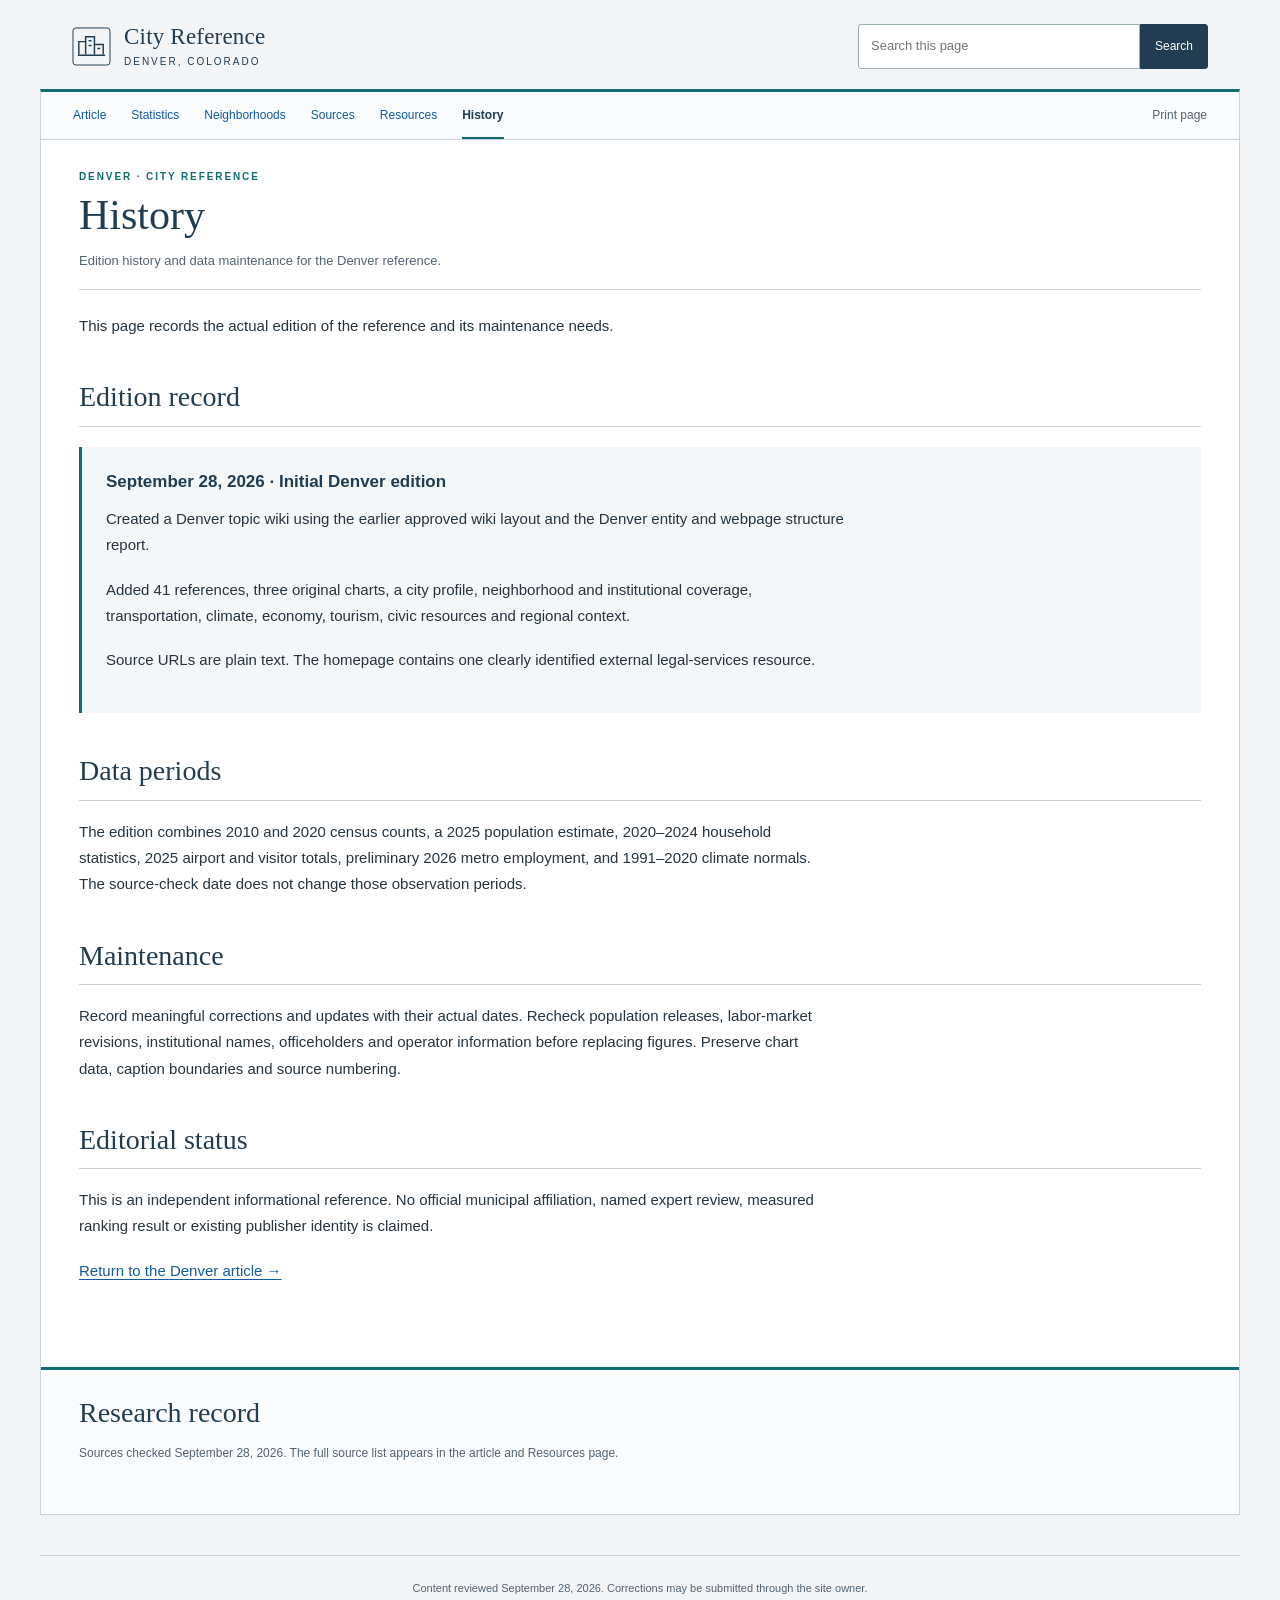
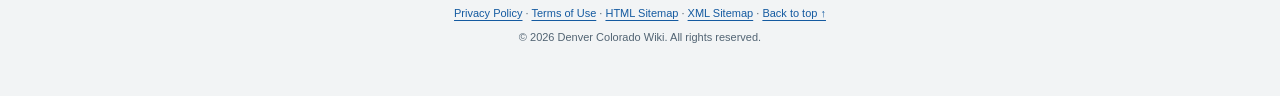
<file: history/index.html>
<!doctype html>
<html lang="en-US">
<head>
<meta charset="utf-8">
<meta name="viewport" content="width=device-width,initial-scale=1">
<title>Denver Colorado Wiki: Editorial and Revision History</title>
<meta name="description" content="Review the editorial history, source dates, statistical periods and maintenance standards for the independent Denver Colorado Wiki city reference.">
<meta name="theme-color" content="#213d52">
<meta name="format-detection" content="telephone=no">
<meta name="robots" content="index,follow">
<link rel="canonical" href="https://denvercolorado.wiki/history/">
<link rel="icon" href="../assets/favicon.svg" type="image/svg+xml">
<link rel="stylesheet" href="../assets/wiki.css">
<script type="application/ld+json">
{"@context":"https://schema.org","@graph":[{"@id":"https://denvercolorado.wiki/#publisher","@type":"Organization","name":"Denver Colorado Wiki","url":"https://denvercolorado.wiki/"},{"@id":"https://denvercolorado.wiki/#website","@type":"WebSite","name":"Denver Colorado Wiki","url":"https://denvercolorado.wiki/","publisher":{"@id":"https://denvercolorado.wiki/#publisher"}},{"@id":"https://denvercolorado.wiki/history/#webpage","@type":"WebPage","url":"https://denvercolorado.wiki/history/","name":"Denver Colorado Wiki: Editorial and Revision History","description":"Editorial history and maintenance record for Denver Colorado Wiki.","isPartOf":{"@id":"https://denvercolorado.wiki/#website"},"about":{"@id":"https://denvercolorado.wiki/#denver"},"dateModified":"2026-09-28","inLanguage":"en-US"},{"@id":"https://denvercolorado.wiki/#denver","@type":"City","name":"Denver","containedInPlace":{"@type":"State","name":"Colorado"}}]}
</script>
<script src="../assets/wiki.js" defer>
</script>
</head>
<body id="top">
<a class="skip" href="#article">Skip to content</a>
<header class="site-header">
<a class="identity" href="/" aria-label="City Reference, Denver article">
<svg viewBox="0 0 40 40" fill="none" aria-hidden="true">
<rect x="1" y="1" width="38" height="38" rx="3" stroke="currentColor"/>
<path d="M7 28V15h7v13m0 0V10h9v18m0 0V18h9v10M6 29h28M17 14h3m-3 5h3m6 3h3" stroke="currentColor" stroke-width="1.5"/>
</svg>
<span class="wordmark">City Reference<small>Denver, Colorado</small>
</span>
</a>
<form class="search" role="search">
<label class="sr-only" for="wiki-search">Search this page</label>
<input id="wiki-search" type="search" placeholder="Search this page" autocomplete="off" aria-controls="search-results">
<button type="submit">Search</button>
<div class="search-panel" id="search-results" hidden>
<p role="status" aria-live="polite">
</p>
<ul>
</ul>
<button type="button" class="close-search">Close results</button>
</div>
</form>
</header>
<div class="page">
<div class="toolbar">
<nav aria-label="Page navigation">
<a href="/">Article</a>
<a href="/#denver-population-and-city-profile">Statistics</a>
<a href="/#denver-neighborhoods-and-districts">Neighborhoods</a>
<a href="/#footnotes">Sources</a>
<a href="/resources/">Resources</a>
<a href="/history/" aria-current="page">History</a>
</nav>
<button class="print" type="button">Print page</button>
</div>
<main id="article" class="support-page">
<div class="article-heading">
<div class="eyebrow">Denver · City Reference</div>
<h1>History</h1>
<p class="deck">Edition history and data maintenance for the Denver reference.</p>
</div>
<article>
<p>This page records the actual edition of the reference and its maintenance needs.</p>
<h2 id="edition-record">Edition record</h2>
<div class="history-entry">
<h3>September 28, 2026 · Initial Denver edition</h3>
<p>Created a Denver topic wiki using the earlier approved wiki layout and the Denver entity and webpage structure report.</p>
<p>Added 41 references, three original charts, a city profile, neighborhood and institutional coverage, transportation, climate, economy, tourism, civic resources and regional context.</p>
<p>Source URLs are plain text. The homepage contains one clearly identified external legal-services resource.</p>
</div>
<h2 id="data-periods">Data periods</h2>
<p>The edition combines 2010 and 2020 census counts, a 2025 population estimate, 2020–2024 household statistics, 2025 airport and visitor totals, preliminary 2026 metro employment, and 1991–2020 climate normals. The source-check date does not change those observation periods.</p>
<h2 id="maintenance">Maintenance</h2>
<p>Record meaningful corrections and updates with their actual dates. Recheck population releases, labor-market revisions, institutional names, officeholders and operator information before replacing figures. Preserve chart data, caption boundaries and source numbering.</p>
<h2 id="editorial-status">Editorial status</h2>
<p>This is an independent informational reference. No official municipal affiliation, named expert review, measured ranking result or existing publisher identity is claimed.</p>
<p>
<a href="/">Return to the Denver article →</a>
</p>
</article>
</main>
<footer class="article-footer">
<h2>Research record</h2>
<p>Sources checked September 28, 2026. The full source list appears in the article and Resources page.</p>
</footer>
</div>
<footer class="site-footer">
<p>Content reviewed September 28, 2026. Corrections may be submitted through the site owner.</p>
<p><a href="/privacy/">Privacy Policy</a> · <a href="/terms/">Terms of Use</a> · <a href="/sitemap/">HTML Sitemap</a> · <a href="/sitemap.xml">XML Sitemap</a> · <a href="#top">Back to top ↑</a></p>
<p>© <span data-current-year>2026</span> Denver Colorado Wiki. All rights reserved.</p>
</footer>
</body>
</html>
</file>
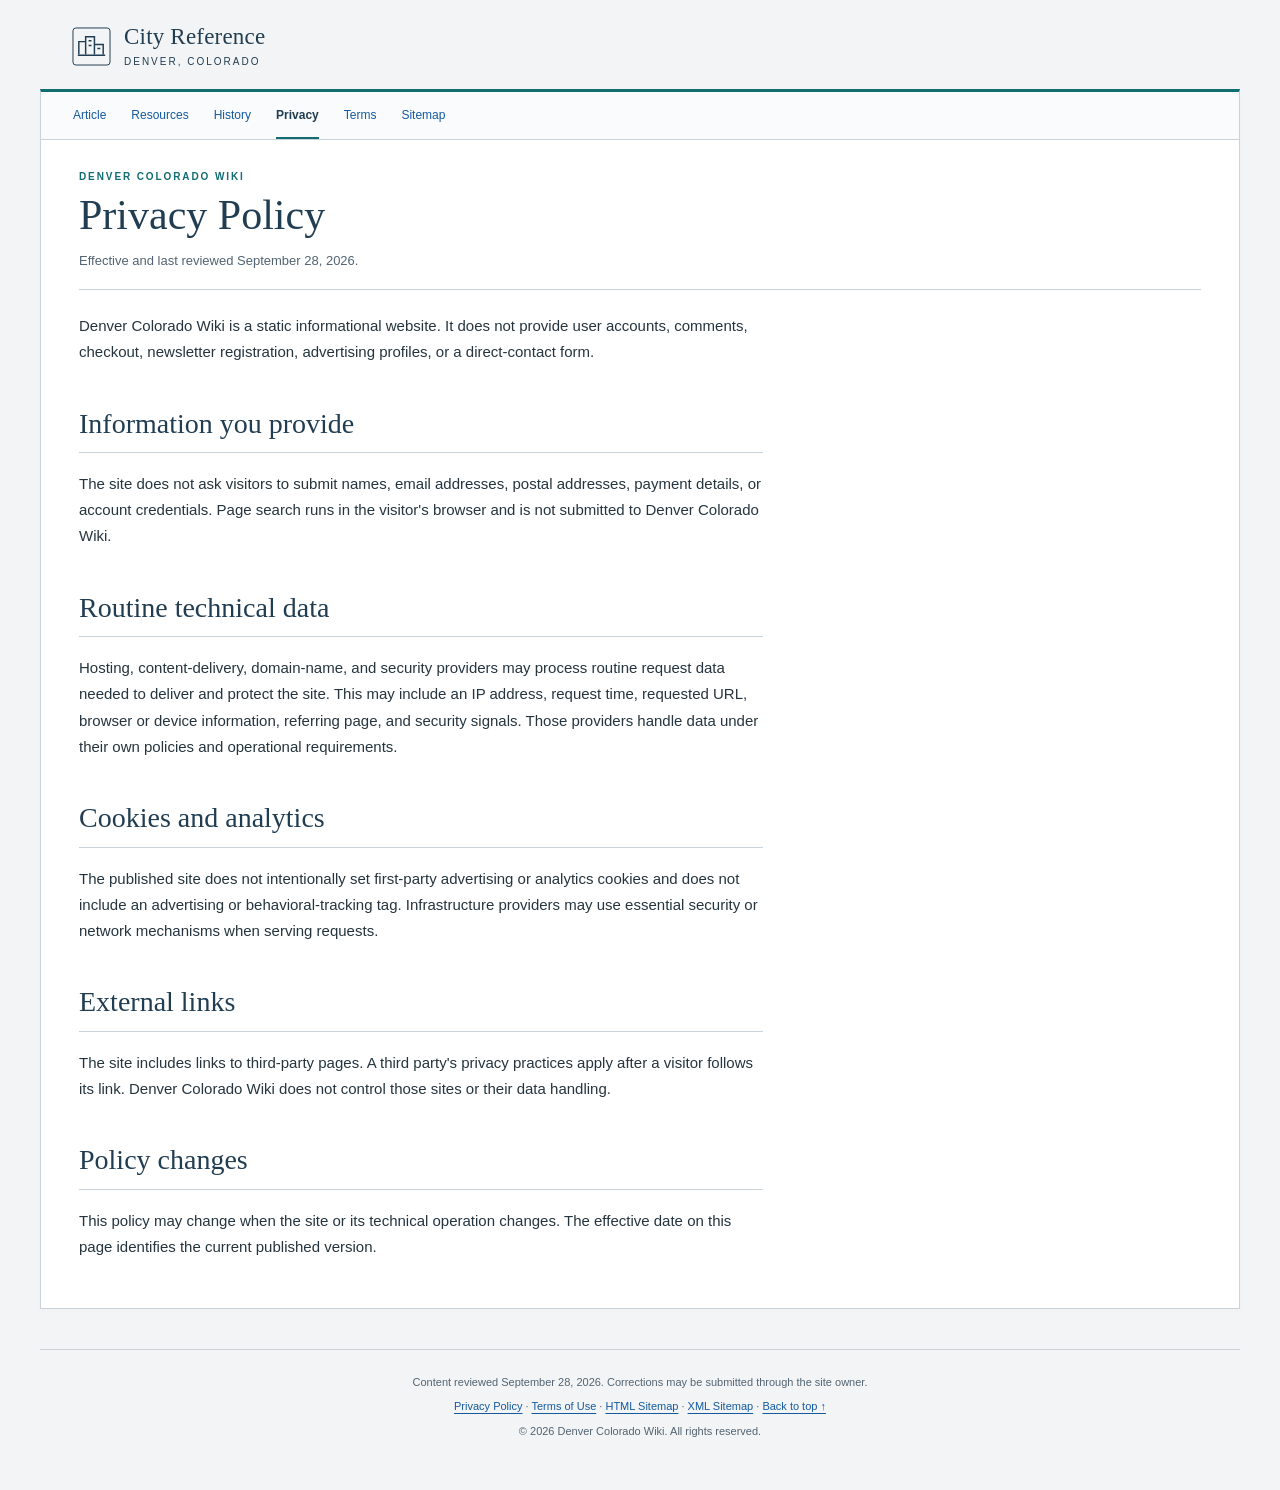
<file: privacy/index.html>
<!doctype html>
<html lang="en-US">
<head>
<meta charset="utf-8">
<meta name="viewport" content="width=device-width,initial-scale=1">
<title>Privacy Policy | Denver Colorado Wiki</title>
<meta name="description" content="Privacy Policy for Denver Colorado Wiki, explaining this static reference site's local search, routine hosting data and external links.">
<meta name="robots" content="index,follow">
<meta name="theme-color" content="#213d52">
<link rel="canonical" href="https://denvercolorado.wiki/privacy/">
<link rel="icon" href="../assets/favicon.svg" type="image/svg+xml">
<link rel="stylesheet" href="../assets/wiki.css">
<script type="application/ld+json">{"@context":"https://schema.org","@graph":[{"@id":"https://denvercolorado.wiki/#publisher","@type":"Organization","name":"Denver Colorado Wiki","url":"https://denvercolorado.wiki/"},{"@id":"https://denvercolorado.wiki/#website","@type":"WebSite","name":"Denver Colorado Wiki","url":"https://denvercolorado.wiki/","publisher":{"@id":"https://denvercolorado.wiki/#publisher"}},{"@id":"https://denvercolorado.wiki/privacy/#webpage","@type":"WebPage","url":"https://denvercolorado.wiki/privacy/","name":"Privacy Policy","description":"Privacy Policy for Denver Colorado Wiki.","isPartOf":{"@id":"https://denvercolorado.wiki/#website"},"dateModified":"2026-09-28","inLanguage":"en-US"}]}</script>
<script src="../assets/wiki.js" defer></script>
</head>
<body id="top">
<a class="skip" href="#article">Skip to content</a>
<header class="site-header"><a class="identity" href="/" aria-label="Denver Colorado Wiki homepage"><svg viewBox="0 0 40 40" fill="none" aria-hidden="true"><rect x="1" y="1" width="38" height="38" rx="3" stroke="currentColor"/><path d="M7 28V15h7v13m0 0V10h9v18m0 0V18h9v10M6 29h28M17 14h3m-3 5h3m6 3h3" stroke="currentColor" stroke-width="1.5"/></svg><span class="wordmark">City Reference<small>Denver, Colorado</small></span></a></header>
<div class="page">
<div class="toolbar"><nav aria-label="Page navigation"><a href="/">Article</a><a href="/resources/">Resources</a><a href="/history/">History</a><a href="/privacy/" aria-current="page">Privacy</a><a href="/terms/">Terms</a><a href="/sitemap/">Sitemap</a></nav></div>
<main id="article" class="support-page"><div class="article-heading"><div class="eyebrow">Denver Colorado Wiki</div><h1>Privacy Policy</h1><p class="deck">Effective and last reviewed September 28, 2026.</p></div>
<article class="policy-copy">
<p>Denver Colorado Wiki is a static informational website. It does not provide user accounts, comments, checkout, newsletter registration, advertising profiles, or a direct-contact form.</p>
<h2 id="information-you-provide">Information you provide</h2><p>The site does not ask visitors to submit names, email addresses, postal addresses, payment details, or account credentials. Page search runs in the visitor's browser and is not submitted to Denver Colorado Wiki.</p>
<h2 id="routine-technical-data">Routine technical data</h2><p>Hosting, content-delivery, domain-name, and security providers may process routine request data needed to deliver and protect the site. This may include an IP address, request time, requested URL, browser or device information, referring page, and security signals. Those providers handle data under their own policies and operational requirements.</p>
<h2 id="cookies-and-analytics">Cookies and analytics</h2><p>The published site does not intentionally set first-party advertising or analytics cookies and does not include an advertising or behavioral-tracking tag. Infrastructure providers may use essential security or network mechanisms when serving requests.</p>
<h2 id="external-links">External links</h2><p>The site includes links to third-party pages. A third party's privacy practices apply after a visitor follows its link. Denver Colorado Wiki does not control those sites or their data handling.</p>
<h2 id="changes">Policy changes</h2><p>This policy may change when the site or its technical operation changes. The effective date on this page identifies the current published version.</p>
</article></main></div>
<footer class="site-footer"><p>Content reviewed September 28, 2026. Corrections may be submitted through the site owner.</p><p><a href="/privacy/">Privacy Policy</a> · <a href="/terms/">Terms of Use</a> · <a href="/sitemap/">HTML Sitemap</a> · <a href="/sitemap.xml">XML Sitemap</a> · <a href="#top">Back to top ↑</a></p><p>© <span data-current-year>2026</span> Denver Colorado Wiki. All rights reserved.</p></footer>
</body>
</html>
</file>
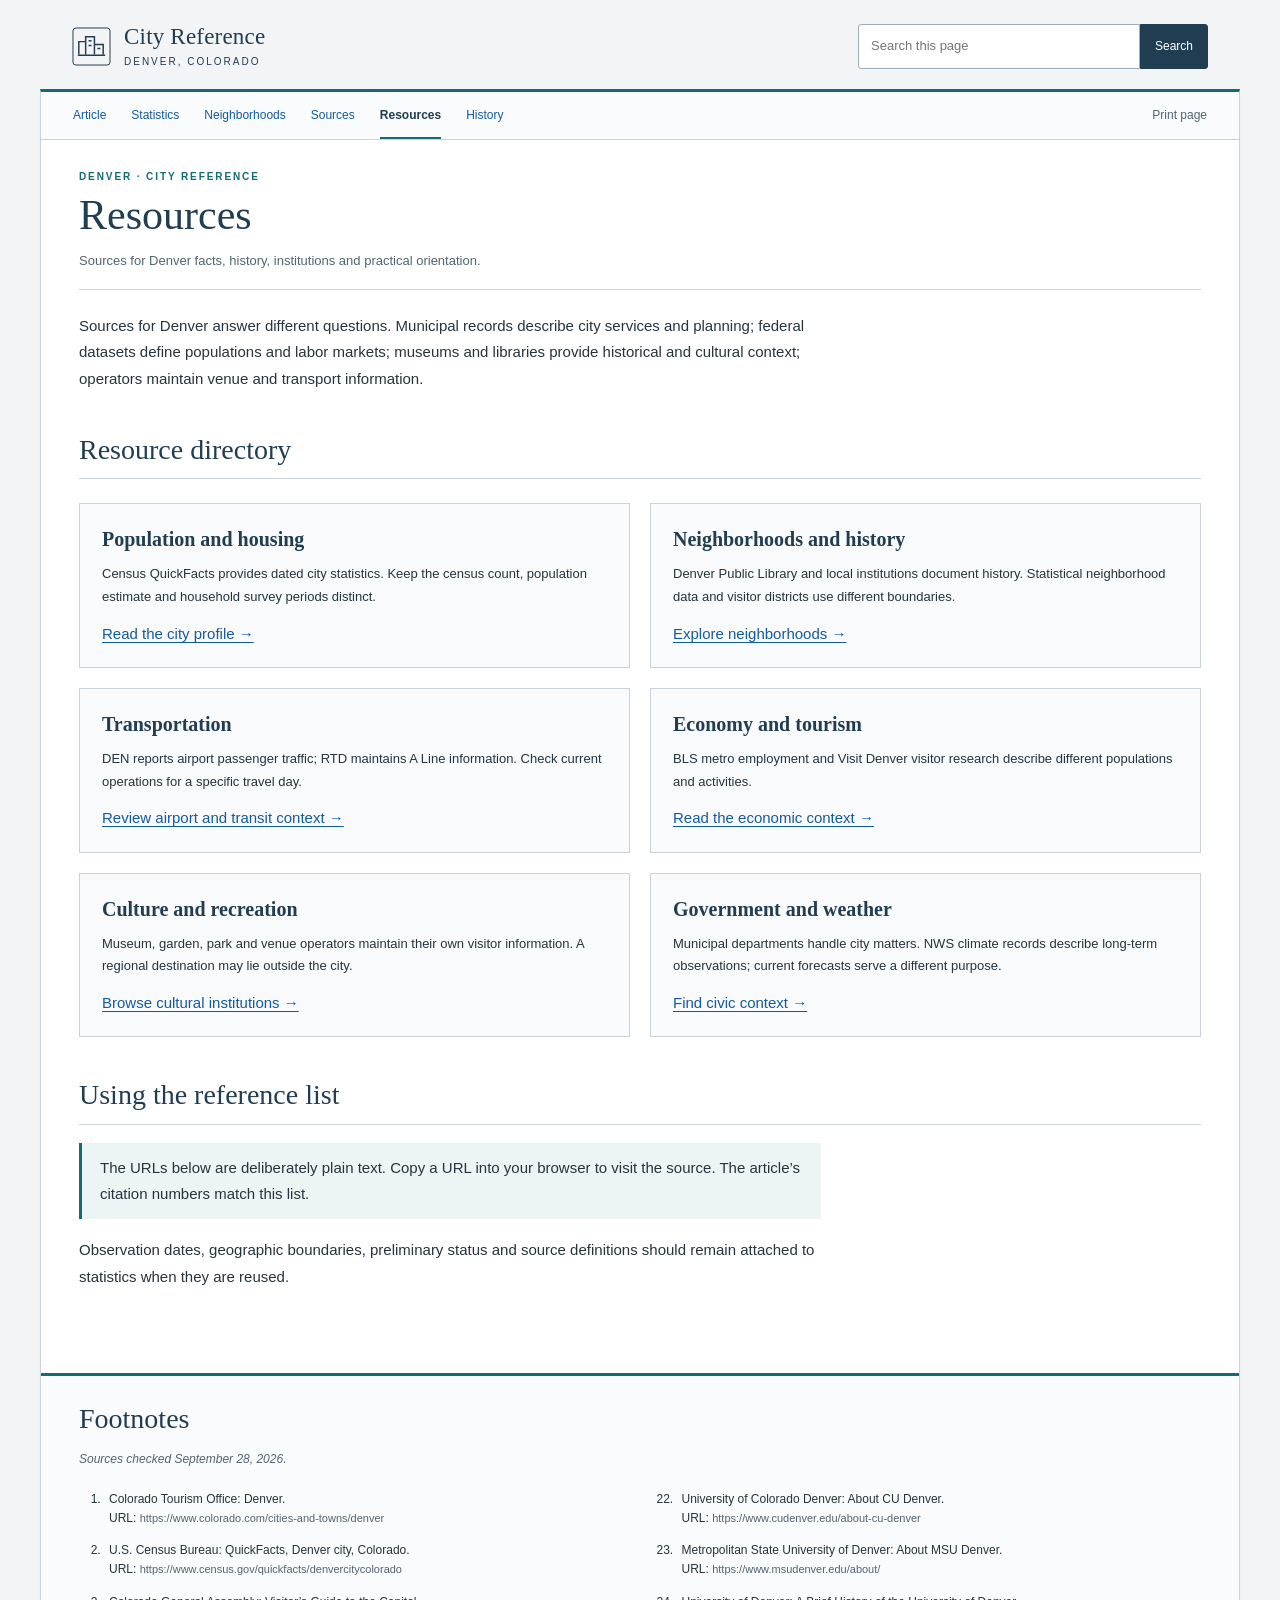
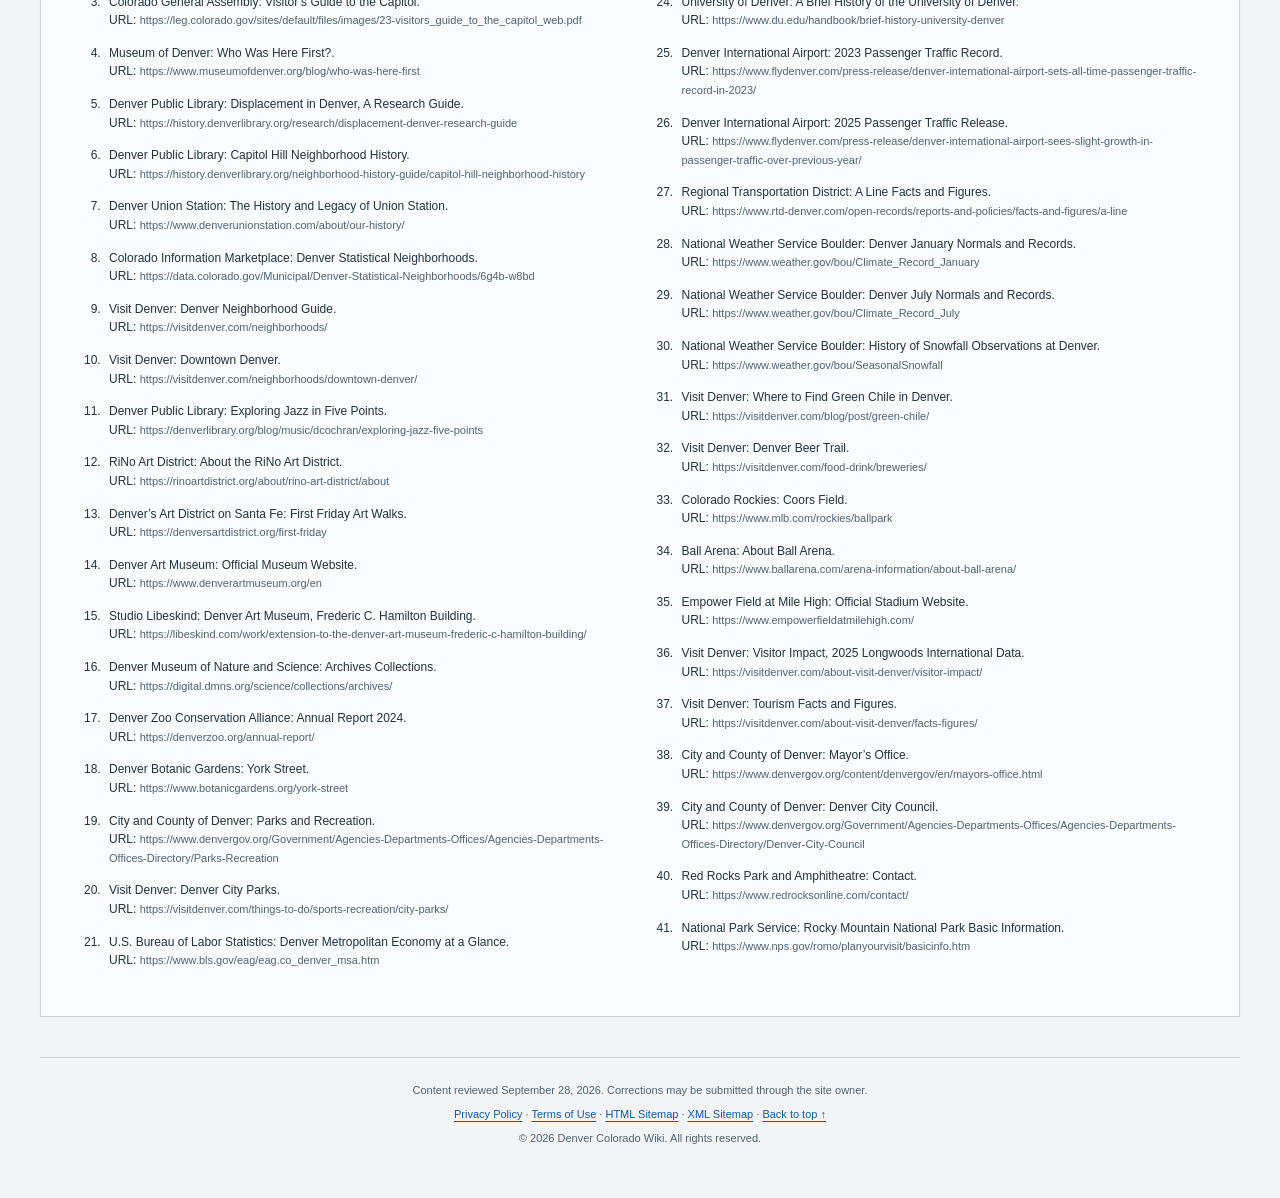
<file: resources/index.html>
<!doctype html>
<html lang="en-US">
<head>
<meta charset="utf-8">
<meta name="viewport" content="width=device-width,initial-scale=1">
<title>Denver Resources: Data, History, Travel &amp; Institutions</title>
<meta name="description" content="Review the 41 sources supporting Denver Colorado Wiki facts about population, history, neighborhoods, museums, universities, transit, climate and tourism.">
<meta name="theme-color" content="#213d52">
<meta name="format-detection" content="telephone=no">
<meta name="robots" content="index,follow">
<link rel="canonical" href="https://denvercolorado.wiki/resources/">
<link rel="icon" href="../assets/favicon.svg" type="image/svg+xml">
<link rel="stylesheet" href="../assets/wiki.css">
<script type="application/ld+json">
{"@context":"https://schema.org","@graph":[{"@id":"https://denvercolorado.wiki/#publisher","@type":"Organization","name":"Denver Colorado Wiki","url":"https://denvercolorado.wiki/"},{"@id":"https://denvercolorado.wiki/#website","@type":"WebSite","name":"Denver Colorado Wiki","url":"https://denvercolorado.wiki/","publisher":{"@id":"https://denvercolorado.wiki/#publisher"}},{"@id":"https://denvercolorado.wiki/resources/#webpage","@type":["WebPage","CollectionPage"],"url":"https://denvercolorado.wiki/resources/","name":"Denver Resources: Data, History, Travel & Institutions","description":"The source directory for Denver Colorado Wiki.","isPartOf":{"@id":"https://denvercolorado.wiki/#website"},"about":{"@id":"https://denvercolorado.wiki/#denver"},"inLanguage":"en-US"},{"@id":"https://denvercolorado.wiki/#denver","@type":"City","name":"Denver","containedInPlace":{"@type":"State","name":"Colorado"}}]}
</script>
<script src="../assets/wiki.js" defer>
</script>
</head>
<body id="top">
<a class="skip" href="#article">Skip to content</a>
<header class="site-header">
<a class="identity" href="/" aria-label="City Reference, Denver article">
<svg viewBox="0 0 40 40" fill="none" aria-hidden="true">
<rect x="1" y="1" width="38" height="38" rx="3" stroke="currentColor"/>
<path d="M7 28V15h7v13m0 0V10h9v18m0 0V18h9v10M6 29h28M17 14h3m-3 5h3m6 3h3" stroke="currentColor" stroke-width="1.5"/>
</svg>
<span class="wordmark">City Reference<small>Denver, Colorado</small>
</span>
</a>
<form class="search" role="search">
<label class="sr-only" for="wiki-search">Search this page</label>
<input id="wiki-search" type="search" placeholder="Search this page" autocomplete="off" aria-controls="search-results">
<button type="submit">Search</button>
<div class="search-panel" id="search-results" hidden>
<p role="status" aria-live="polite">
</p>
<ul>
</ul>
<button type="button" class="close-search">Close results</button>
</div>
</form>
</header>
<div class="page">
<div class="toolbar">
<nav aria-label="Page navigation">
<a href="/">Article</a>
<a href="/#denver-population-and-city-profile">Statistics</a>
<a href="/#denver-neighborhoods-and-districts">Neighborhoods</a>
<a href="/#footnotes">Sources</a>
<a href="/resources/" aria-current="page">Resources</a>
<a href="/history/">History</a>
</nav>
<button class="print" type="button">Print page</button>
</div>
<main id="article" class="support-page">
<div class="article-heading">
<div class="eyebrow">Denver · City Reference</div>
<h1>Resources</h1>
<p class="deck">Sources for Denver facts, history, institutions and practical orientation.</p>
</div>
<article>
<p>Sources for Denver answer different questions. Municipal records describe city services and planning; federal datasets define populations and labor markets; museums and libraries provide historical and cultural context; operators maintain venue and transport information.</p>
<h2 id="resource-directory">Resource directory</h2>
<div class="directory">
<section>
<h3>Population and housing</h3>
<p>Census QuickFacts provides dated city statistics. Keep the census count, population estimate and household survey periods distinct.</p>
<a href="/#denver-population-and-city-profile">Read the city profile →</a>
</section>
<section>
<h3>Neighborhoods and history</h3>
<p>Denver Public Library and local institutions document history. Statistical neighborhood data and visitor districts use different boundaries.</p>
<a href="/#denver-neighborhoods-and-districts">Explore neighborhoods →</a>
</section>
<section>
<h3>Transportation</h3>
<p>DEN reports airport passenger traffic; RTD maintains A Line information. Check current operations for a specific travel day.</p>
<a href="/#transportation-denver-international-airport-and-rtd">Review airport and transit context →</a>
</section>
<section>
<h3>Economy and tourism</h3>
<p>BLS metro employment and Visit Denver visitor research describe different populations and activities.</p>
<a href="/#economy-and-regional-employment">Read the economic context →</a>
</section>
<section>
<h3>Culture and recreation</h3>
<p>Museum, garden, park and venue operators maintain their own visitor information. A regional destination may lie outside the city.</p>
<a href="/#landmarks-museums-and-cultural-institutions">Browse cultural institutions →</a>
</section>
<section>
<h3>Government and weather</h3>
<p>Municipal departments handle city matters. NWS climate records describe long-term observations; current forecasts serve a different purpose.</p>
<a href="/#government-and-civic-resources">Find civic context →</a>
</section>
</div>
<h2 id="using-the-reference-list">Using the reference list</h2>
<p class="sources-policy">The URLs below are deliberately plain text. Copy a URL into your browser to visit the source. The article’s citation numbers match this list.</p>
<p>Observation dates, geographic boundaries, preliminary status and source definitions should remain attached to statistics when they are reused.</p>
</article>
</main>
<footer class="article-footer">
<h2 id="footnotes">Footnotes</h2>
<p>
<em>Sources checked September 28, 2026.</em>
</p>
<ol>
<li>
<p>Colorado Tourism Office: Denver.<br>URL: <code>https://www.colorado.com/cities-and-towns/denver</code>
</p>
</li>
<li>
<p>U.S. Census Bureau: QuickFacts, Denver city, Colorado.<br>URL: <code>https://www.census.gov/quickfacts/denvercitycolorado</code>
</p>
</li>
<li>
<p>Colorado General Assembly: Visitor’s Guide to the Capitol.<br>URL: <code>https://leg.colorado.gov/sites/default/files/images/23-visitors_guide_to_the_capitol_web.pdf</code>
</p>
</li>
<li>
<p>Museum of Denver: Who Was Here First?.<br>URL: <code>https://www.museumofdenver.org/blog/who-was-here-first</code>
</p>
</li>
<li>
<p>Denver Public Library: Displacement in Denver, A Research Guide.<br>URL: <code>https://history.denverlibrary.org/research/displacement-denver-research-guide</code>
</p>
</li>
<li>
<p>Denver Public Library: Capitol Hill Neighborhood History.<br>URL: <code>https://history.denverlibrary.org/neighborhood-history-guide/capitol-hill-neighborhood-history</code>
</p>
</li>
<li>
<p>Denver Union Station: The History and Legacy of Union Station.<br>URL: <code>https://www.denverunionstation.com/about/our-history/</code>
</p>
</li>
<li>
<p>Colorado Information Marketplace: Denver Statistical Neighborhoods.<br>URL: <code>https://data.colorado.gov/Municipal/Denver-Statistical-Neighborhoods/6g4b-w8bd</code>
</p>
</li>
<li>
<p>Visit Denver: Denver Neighborhood Guide.<br>URL: <code>https://visitdenver.com/neighborhoods/</code>
</p>
</li>
<li>
<p>Visit Denver: Downtown Denver.<br>URL: <code>https://visitdenver.com/neighborhoods/downtown-denver/</code>
</p>
</li>
<li>
<p>Denver Public Library: Exploring Jazz in Five Points.<br>URL: <code>https://denverlibrary.org/blog/music/dcochran/exploring-jazz-five-points</code>
</p>
</li>
<li>
<p>RiNo Art District: About the RiNo Art District.<br>URL: <code>https://rinoartdistrict.org/about/rino-art-district/about</code>
</p>
</li>
<li>
<p>Denver’s Art District on Santa Fe: First Friday Art Walks.<br>URL: <code>https://denversartdistrict.org/first-friday</code>
</p>
</li>
<li>
<p>Denver Art Museum: Official Museum Website.<br>URL: <code>https://www.denverartmuseum.org/en</code>
</p>
</li>
<li>
<p>Studio Libeskind: Denver Art Museum, Frederic C. Hamilton Building.<br>URL: <code>https://libeskind.com/work/extension-to-the-denver-art-museum-frederic-c-hamilton-building/</code>
</p>
</li>
<li>
<p>Denver Museum of Nature and Science: Archives Collections.<br>URL: <code>https://digital.dmns.org/science/collections/archives/</code>
</p>
</li>
<li>
<p>Denver Zoo Conservation Alliance: Annual Report 2024.<br>URL: <code>https://denverzoo.org/annual-report/</code>
</p>
</li>
<li>
<p>Denver Botanic Gardens: York Street.<br>URL: <code>https://www.botanicgardens.org/york-street</code>
</p>
</li>
<li>
<p>City and County of Denver: Parks and Recreation.<br>URL: <code>https://www.denvergov.org/Government/Agencies-Departments-Offices/Agencies-Departments-Offices-Directory/Parks-Recreation</code>
</p>
</li>
<li>
<p>Visit Denver: Denver City Parks.<br>URL: <code>https://visitdenver.com/things-to-do/sports-recreation/city-parks/</code>
</p>
</li>
<li>
<p>U.S. Bureau of Labor Statistics: Denver Metropolitan Economy at a Glance.<br>URL: <code>https://www.bls.gov/eag/eag.co_denver_msa.htm</code>
</p>
</li>
<li>
<p>University of Colorado Denver: About CU Denver.<br>URL: <code>https://www.cudenver.edu/about-cu-denver</code>
</p>
</li>
<li>
<p>Metropolitan State University of Denver: About MSU Denver.<br>URL: <code>https://www.msudenver.edu/about/</code>
</p>
</li>
<li>
<p>University of Denver: A Brief History of the University of Denver.<br>URL: <code>https://www.du.edu/handbook/brief-history-university-denver</code>
</p>
</li>
<li>
<p>Denver International Airport: 2023 Passenger Traffic Record.<br>URL: <code>https://www.flydenver.com/press-release/denver-international-airport-sets-all-time-passenger-traffic-record-in-2023/</code>
</p>
</li>
<li>
<p>Denver International Airport: 2025 Passenger Traffic Release.<br>URL: <code>https://www.flydenver.com/press-release/denver-international-airport-sees-slight-growth-in-passenger-traffic-over-previous-year/</code>
</p>
</li>
<li>
<p>Regional Transportation District: A Line Facts and Figures.<br>URL: <code>https://www.rtd-denver.com/open-records/reports-and-policies/facts-and-figures/a-line</code>
</p>
</li>
<li>
<p>National Weather Service Boulder: Denver January Normals and Records.<br>URL: <code>https://www.weather.gov/bou/Climate_Record_January</code>
</p>
</li>
<li>
<p>National Weather Service Boulder: Denver July Normals and Records.<br>URL: <code>https://www.weather.gov/bou/Climate_Record_July</code>
</p>
</li>
<li>
<p>National Weather Service Boulder: History of Snowfall Observations at Denver.<br>URL: <code>https://www.weather.gov/bou/SeasonalSnowfall</code>
</p>
</li>
<li>
<p>Visit Denver: Where to Find Green Chile in Denver.<br>URL: <code>https://visitdenver.com/blog/post/green-chile/</code>
</p>
</li>
<li>
<p>Visit Denver: Denver Beer Trail.<br>URL: <code>https://visitdenver.com/food-drink/breweries/</code>
</p>
</li>
<li>
<p>Colorado Rockies: Coors Field.<br>URL: <code>https://www.mlb.com/rockies/ballpark</code>
</p>
</li>
<li>
<p>Ball Arena: About Ball Arena.<br>URL: <code>https://www.ballarena.com/arena-information/about-ball-arena/</code>
</p>
</li>
<li>
<p>Empower Field at Mile High: Official Stadium Website.<br>URL: <code>https://www.empowerfieldatmilehigh.com/</code>
</p>
</li>
<li>
<p>Visit Denver: Visitor Impact, 2025 Longwoods International Data.<br>URL: <code>https://visitdenver.com/about-visit-denver/visitor-impact/</code>
</p>
</li>
<li>
<p>Visit Denver: Tourism Facts and Figures.<br>URL: <code>https://visitdenver.com/about-visit-denver/facts-figures/</code>
</p>
</li>
<li>
<p>City and County of Denver: Mayor’s Office.<br>URL: <code>https://www.denvergov.org/content/denvergov/en/mayors-office.html</code>
</p>
</li>
<li>
<p>City and County of Denver: Denver City Council.<br>URL: <code>https://www.denvergov.org/Government/Agencies-Departments-Offices/Agencies-Departments-Offices-Directory/Denver-City-Council</code>
</p>
</li>
<li>
<p>Red Rocks Park and Amphitheatre: Contact.<br>URL: <code>https://www.redrocksonline.com/contact/</code>
</p>
</li>
<li>
<p>National Park Service: Rocky Mountain National Park Basic Information.<br>URL: <code>https://www.nps.gov/romo/planyourvisit/basicinfo.htm</code>
</p>
</li>
</ol>
</footer>
</div>
<footer class="site-footer">
<p>Content reviewed September 28, 2026. Corrections may be submitted through the site owner.</p>
<p><a href="/privacy/">Privacy Policy</a> · <a href="/terms/">Terms of Use</a> · <a href="/sitemap/">HTML Sitemap</a> · <a href="/sitemap.xml">XML Sitemap</a> · <a href="#top">Back to top ↑</a></p>
<p>© <span data-current-year>2026</span> Denver Colorado Wiki. All rights reserved.</p>
</footer>
</body>
</html>
</file>
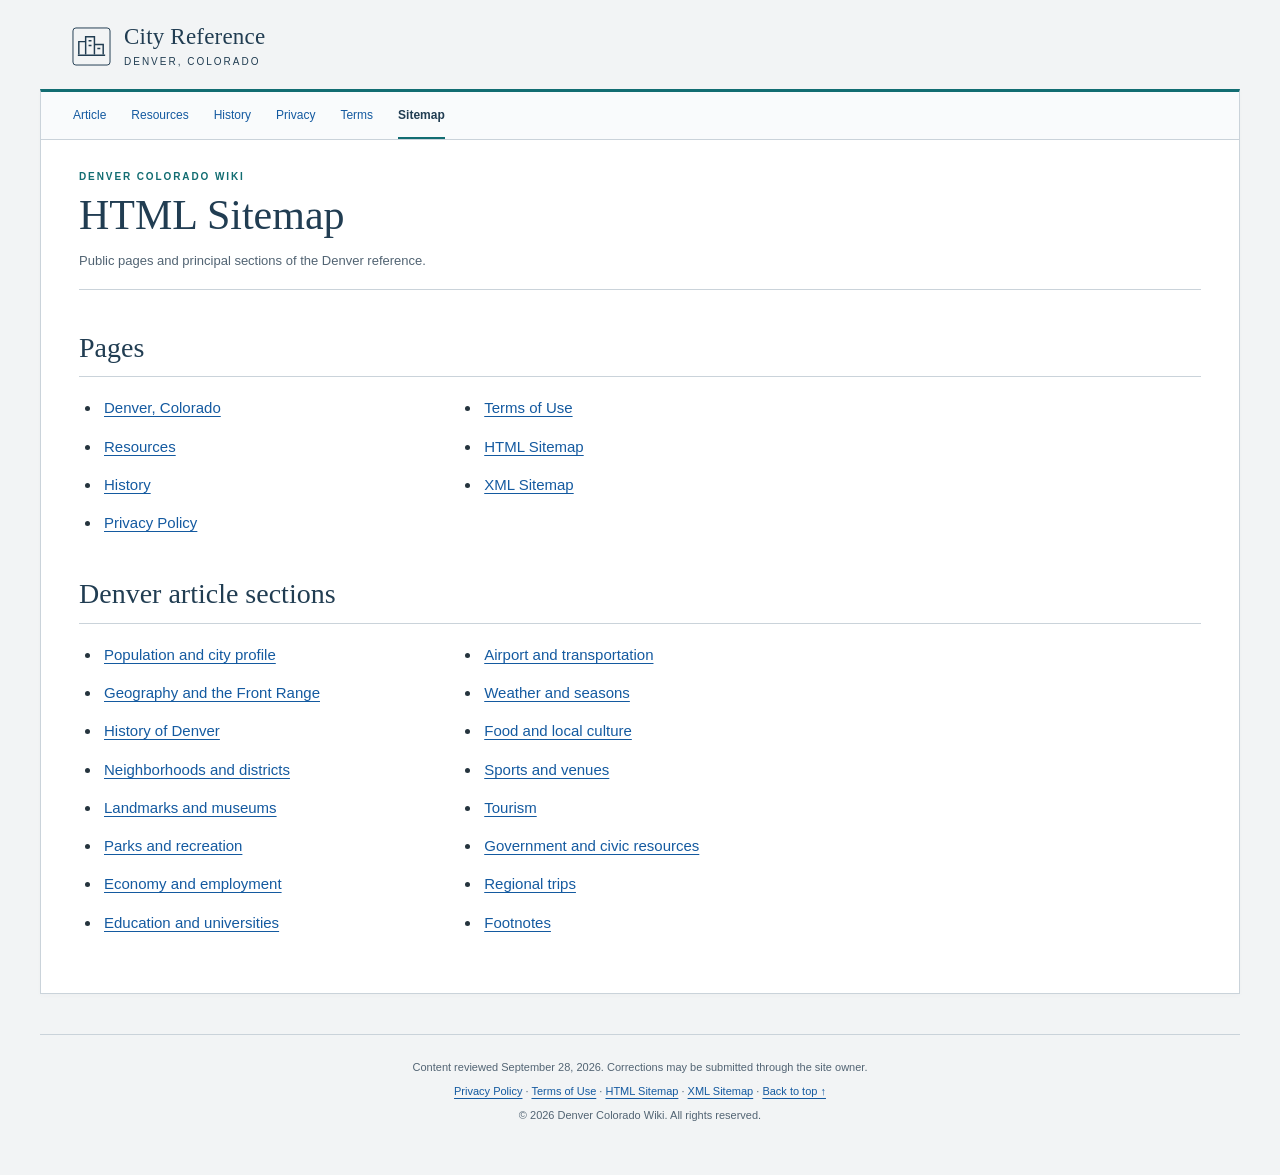
<file: sitemap/index.html>
<!doctype html>
<html lang="en-US">
<head>
<meta charset="utf-8">
<meta name="viewport" content="width=device-width,initial-scale=1">
<title>HTML Sitemap | Denver Colorado Wiki</title>
<meta name="description" content="Browse every public page and principal Denver article section on Denver Colorado Wiki, including resources, history, privacy and terms.">
<meta name="robots" content="index,follow">
<meta name="theme-color" content="#213d52">
<link rel="canonical" href="https://denvercolorado.wiki/sitemap/">
<link rel="icon" href="../assets/favicon.svg" type="image/svg+xml">
<link rel="stylesheet" href="../assets/wiki.css">
<script type="application/ld+json">{"@context":"https://schema.org","@graph":[{"@id":"https://denvercolorado.wiki/#publisher","@type":"Organization","name":"Denver Colorado Wiki","url":"https://denvercolorado.wiki/"},{"@id":"https://denvercolorado.wiki/#website","@type":"WebSite","name":"Denver Colorado Wiki","url":"https://denvercolorado.wiki/","publisher":{"@id":"https://denvercolorado.wiki/#publisher"}},{"@id":"https://denvercolorado.wiki/sitemap/#webpage","@type":["WebPage","CollectionPage"],"url":"https://denvercolorado.wiki/sitemap/","name":"HTML Sitemap","description":"Public pages and article sections on Denver Colorado Wiki.","isPartOf":{"@id":"https://denvercolorado.wiki/#website"},"mainEntity":{"@id":"https://denvercolorado.wiki/sitemap/#list"},"inLanguage":"en-US"},{"@id":"https://denvercolorado.wiki/sitemap/#list","@type":"ItemList","name":"Denver Colorado Wiki public pages","numberOfItems":6,"itemListElement":[{"@type":"ListItem","position":1,"url":"https://denvercolorado.wiki/","name":"Denver article"},{"@type":"ListItem","position":2,"url":"https://denvercolorado.wiki/resources/","name":"Resources"},{"@type":"ListItem","position":3,"url":"https://denvercolorado.wiki/history/","name":"History"},{"@type":"ListItem","position":4,"url":"https://denvercolorado.wiki/privacy/","name":"Privacy Policy"},{"@type":"ListItem","position":5,"url":"https://denvercolorado.wiki/terms/","name":"Terms of Use"},{"@type":"ListItem","position":6,"url":"https://denvercolorado.wiki/sitemap/","name":"HTML Sitemap"}]}]}</script>
<script src="../assets/wiki.js" defer></script>
</head>
<body id="top">
<a class="skip" href="#article">Skip to content</a>
<header class="site-header"><a class="identity" href="/" aria-label="Denver Colorado Wiki homepage"><svg viewBox="0 0 40 40" fill="none" aria-hidden="true"><rect x="1" y="1" width="38" height="38" rx="3" stroke="currentColor"/><path d="M7 28V15h7v13m0 0V10h9v18m0 0V18h9v10M6 29h28M17 14h3m-3 5h3m6 3h3" stroke="currentColor" stroke-width="1.5"/></svg><span class="wordmark">City Reference<small>Denver, Colorado</small></span></a></header>
<div class="page"><div class="toolbar"><nav aria-label="Page navigation"><a href="/">Article</a><a href="/resources/">Resources</a><a href="/history/">History</a><a href="/privacy/">Privacy</a><a href="/terms/">Terms</a><a href="/sitemap/" aria-current="page">Sitemap</a></nav></div>
<main id="article" class="support-page"><div class="article-heading"><div class="eyebrow">Denver Colorado Wiki</div><h1>HTML Sitemap</h1><p class="deck">Public pages and principal sections of the Denver reference.</p></div>
<article><h2 id="pages">Pages</h2><ul class="sitemap-list"><li><a href="/">Denver, Colorado</a></li><li><a href="/resources/">Resources</a></li><li><a href="/history/">History</a></li><li><a href="/privacy/">Privacy Policy</a></li><li><a href="/terms/">Terms of Use</a></li><li><a href="/sitemap/">HTML Sitemap</a></li><li><a href="/sitemap.xml">XML Sitemap</a></li></ul>
<h2 id="article-sections">Denver article sections</h2><ul class="sitemap-list"><li><a href="/#denver-population-and-city-profile">Population and city profile</a></li><li><a href="/#geography-elevation-and-the-front-range">Geography and the Front Range</a></li><li><a href="/#history-of-denver">History of Denver</a></li><li><a href="/#denver-neighborhoods-and-districts">Neighborhoods and districts</a></li><li><a href="/#landmarks-museums-and-cultural-institutions">Landmarks and museums</a></li><li><a href="/#parks-trails-and-outdoor-recreation">Parks and recreation</a></li><li><a href="/#economy-and-regional-employment">Economy and employment</a></li><li><a href="/#education-and-universities">Education and universities</a></li><li><a href="/#transportation-denver-international-airport-and-rtd">Airport and transportation</a></li><li><a href="/#denver-weather-and-seasons">Weather and seasons</a></li><li><a href="/#food-breweries-and-local-culture">Food and local culture</a></li><li><a href="/#sports-and-major-venues">Sports and venues</a></li><li><a href="/#tourism-and-the-visitor-economy">Tourism</a></li><li><a href="/#government-and-civic-resources">Government and civic resources</a></li><li><a href="/#places-near-denver-and-regional-trips">Regional trips</a></li><li><a href="/#footnotes">Footnotes</a></li></ul></article></main></div>
<footer class="site-footer"><p>Content reviewed September 28, 2026. Corrections may be submitted through the site owner.</p><p><a href="/privacy/">Privacy Policy</a> · <a href="/terms/">Terms of Use</a> · <a href="/sitemap/">HTML Sitemap</a> · <a href="/sitemap.xml">XML Sitemap</a> · <a href="#top">Back to top ↑</a></p><p>© <span data-current-year>2026</span> Denver Colorado Wiki. All rights reserved.</p></footer>
</body>
</html>
</file>
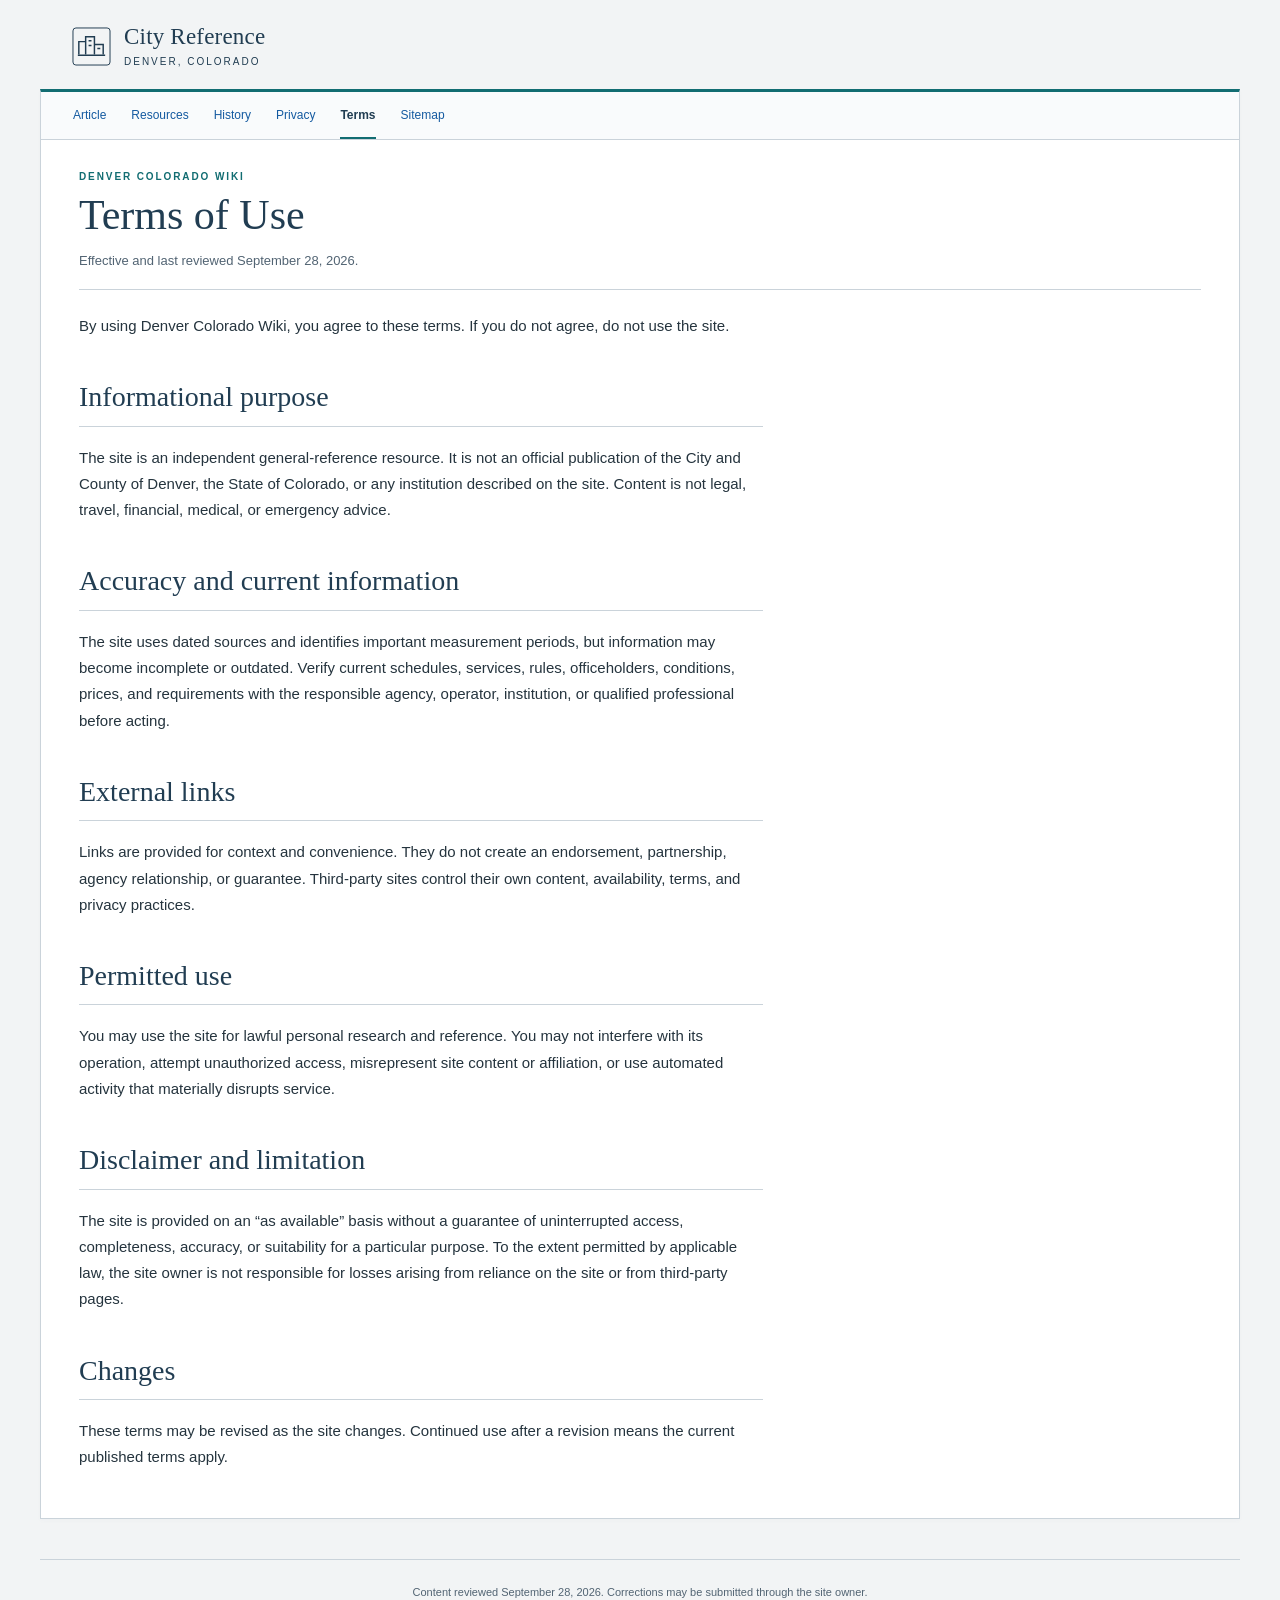
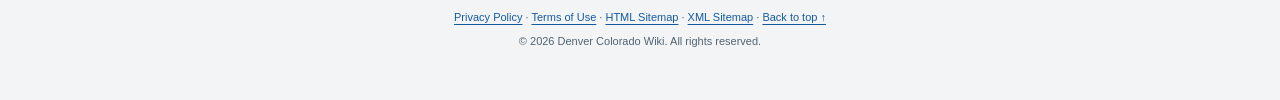
<file: terms/index.html>
<!doctype html>
<html lang="en-US">
<head>
<meta charset="utf-8">
<meta name="viewport" content="width=device-width,initial-scale=1">
<title>Terms of Use | Denver Colorado Wiki</title>
<meta name="description" content="Terms of Use for Denver Colorado Wiki, an independent informational reference covering Denver history, places, institutions and public data.">
<meta name="robots" content="index,follow">
<meta name="theme-color" content="#213d52">
<link rel="canonical" href="https://denvercolorado.wiki/terms/">
<link rel="icon" href="../assets/favicon.svg" type="image/svg+xml">
<link rel="stylesheet" href="../assets/wiki.css">
<script type="application/ld+json">{"@context":"https://schema.org","@graph":[{"@id":"https://denvercolorado.wiki/#publisher","@type":"Organization","name":"Denver Colorado Wiki","url":"https://denvercolorado.wiki/"},{"@id":"https://denvercolorado.wiki/#website","@type":"WebSite","name":"Denver Colorado Wiki","url":"https://denvercolorado.wiki/","publisher":{"@id":"https://denvercolorado.wiki/#publisher"}},{"@id":"https://denvercolorado.wiki/terms/#webpage","@type":"WebPage","url":"https://denvercolorado.wiki/terms/","name":"Terms of Use","description":"Terms of Use for Denver Colorado Wiki.","isPartOf":{"@id":"https://denvercolorado.wiki/#website"},"dateModified":"2026-09-28","inLanguage":"en-US"}]}</script>
<script src="../assets/wiki.js" defer></script>
</head>
<body id="top">
<a class="skip" href="#article">Skip to content</a>
<header class="site-header"><a class="identity" href="/" aria-label="Denver Colorado Wiki homepage"><svg viewBox="0 0 40 40" fill="none" aria-hidden="true"><rect x="1" y="1" width="38" height="38" rx="3" stroke="currentColor"/><path d="M7 28V15h7v13m0 0V10h9v18m0 0V18h9v10M6 29h28M17 14h3m-3 5h3m6 3h3" stroke="currentColor" stroke-width="1.5"/></svg><span class="wordmark">City Reference<small>Denver, Colorado</small></span></a></header>
<div class="page"><div class="toolbar"><nav aria-label="Page navigation"><a href="/">Article</a><a href="/resources/">Resources</a><a href="/history/">History</a><a href="/privacy/">Privacy</a><a href="/terms/" aria-current="page">Terms</a><a href="/sitemap/">Sitemap</a></nav></div>
<main id="article" class="support-page"><div class="article-heading"><div class="eyebrow">Denver Colorado Wiki</div><h1>Terms of Use</h1><p class="deck">Effective and last reviewed September 28, 2026.</p></div>
<article class="policy-copy">
<p>By using Denver Colorado Wiki, you agree to these terms. If you do not agree, do not use the site.</p>
<h2 id="informational-purpose">Informational purpose</h2><p>The site is an independent general-reference resource. It is not an official publication of the City and County of Denver, the State of Colorado, or any institution described on the site. Content is not legal, travel, financial, medical, or emergency advice.</p>
<h2 id="accuracy-and-current-information">Accuracy and current information</h2><p>The site uses dated sources and identifies important measurement periods, but information may become incomplete or outdated. Verify current schedules, services, rules, officeholders, conditions, prices, and requirements with the responsible agency, operator, institution, or qualified professional before acting.</p>
<h2 id="external-links">External links</h2><p>Links are provided for context and convenience. They do not create an endorsement, partnership, agency relationship, or guarantee. Third-party sites control their own content, availability, terms, and privacy practices.</p>
<h2 id="permitted-use">Permitted use</h2><p>You may use the site for lawful personal research and reference. You may not interfere with its operation, attempt unauthorized access, misrepresent site content or affiliation, or use automated activity that materially disrupts service.</p>
<h2 id="disclaimer-and-limitation">Disclaimer and limitation</h2><p>The site is provided on an “as available” basis without a guarantee of uninterrupted access, completeness, accuracy, or suitability for a particular purpose. To the extent permitted by applicable law, the site owner is not responsible for losses arising from reliance on the site or from third-party pages.</p>
<h2 id="changes">Changes</h2><p>These terms may be revised as the site changes. Continued use after a revision means the current published terms apply.</p>
</article></main></div>
<footer class="site-footer"><p>Content reviewed September 28, 2026. Corrections may be submitted through the site owner.</p><p><a href="/privacy/">Privacy Policy</a> · <a href="/terms/">Terms of Use</a> · <a href="/sitemap/">HTML Sitemap</a> · <a href="/sitemap.xml">XML Sitemap</a> · <a href="#top">Back to top ↑</a></p><p>© <span data-current-year>2026</span> Denver Colorado Wiki. All rights reserved.</p></footer>
</body>
</html>
</file>
<file: assets/wiki.css>
:root{--ink:#213d52;--text:#25343e;--muted:#526473;--link:#145aa0;--accent:#126d72;--bg:#f2f4f5;--paper:#fff;--soft:#edf4f4;--line:#cad3da;--serif:Georgia,'Times New Roman',serif;--sans:Verdana,Arial,sans-serif;--space:8px}
*{box-sizing:border-box}html{scroll-padding-top:90px}body{margin:0;background:var(--bg);color:var(--text);font:15px/1.75 var(--sans)}a{color:var(--link);text-decoration-thickness:1px;text-underline-offset:3px}a:hover{text-decoration:underline;color:#0c4077}button,input,summary{font:inherit}button,summary{cursor:pointer}a:focus-visible,button:focus-visible,input:focus-visible,summary:focus-visible,[tabindex]:focus-visible{outline:3px solid var(--accent);outline-offset:4px}button{color:var(--ink)}.skip{position:absolute;left:16px;top:-80px;background:white;padding:12px;z-index:100}.skip:focus{top:8px}
.site-header{max-width:1200px;margin:auto;padding:24px 32px 20px;display:flex;align-items:center;justify-content:space-between;gap:30px}.identity{display:flex;gap:13px;align-items:center;color:var(--ink);text-decoration:none}.identity svg{width:39px;height:39px}.wordmark{font-family:var(--serif);font-size:23px;line-height:1.1;letter-spacing:.2px}.wordmark small{display:block;font:10px/1.5 var(--sans);letter-spacing:2px;margin-top:5px;text-transform:uppercase}.search{display:flex;width:350px;position:relative}.search input{width:100%;min-width:0;border:1px solid #9daeb9;border-radius:3px 0 0 3px;background:white;padding:10px 12px;font-size:13px}.search button{border:1px solid var(--ink);border-radius:0 3px 3px 0;background:var(--ink);color:white;font-size:12px;padding:0 14px}.search-panel{position:absolute;z-index:20;top:51px;right:0;width:430px;max-width:calc(100vw - 32px);background:white;border:1px solid var(--line);box-shadow:0 7px 22px #213d5220;padding:16px;font-size:13px}.search-panel[hidden]{display:none}.search-panel p{margin:0 0 12px}.search-panel ul{list-style:none;margin:0;padding:0;max-height:340px;overflow:auto}.search-panel li+li{border-top:1px solid #e7ecef}.search-panel a{display:block;padding:8px 0}.search-panel .close-search{background:none;color:var(--link);border:0;padding:9px 0 0;font-size:12px}
.page{max-width:1200px;margin:0 auto 40px;background:var(--paper);border:1px solid var(--line);border-top:3px solid var(--accent);box-shadow:0 2px 5px #213d5205}.toolbar{display:flex;justify-content:space-between;align-items:center;gap:12px;border-bottom:1px solid var(--line);padding:0 32px;background:#f9fbfc}.toolbar nav{display:flex;gap:25px}.toolbar a{display:block;font-size:12px;padding:13px 0 11px;text-decoration:none;white-space:nowrap}.toolbar a[aria-current="page"]{color:var(--ink);border-bottom:2px solid var(--accent);font-weight:700}.print{border:0;background:transparent;font-size:12px;padding:12px 0;color:var(--muted)}main{padding:28px 38px 0}.eyebrow{font-size:10px;letter-spacing:1.9px;color:var(--accent);font-weight:bold;text-transform:uppercase;margin-bottom:5px}.article-heading{margin-bottom:23px;border-bottom:1px solid var(--line);padding-bottom:16px}.article-heading h1{font:normal 42px/1.18 var(--serif);color:var(--ink);margin:0 0 10px}.deck{font-size:13px;color:var(--muted);margin:0;max-width:none}.metadata{display:flex;gap:18px;flex-wrap:wrap;color:var(--muted);font-size:10px;margin-top:12px;text-transform:uppercase;letter-spacing:.6px}
p{max-width:89ch;margin:0 0 18px}strong{font-weight:700}article h2{clear:both;margin:40px 0 18px;padding:0 0 10px;border-bottom:1px solid var(--line);font:normal 28px/1.3 var(--serif);color:var(--ink);scroll-margin-top:20px}article h3{font-size:17px;line-height:1.5;margin:27px 0 12px;color:var(--ink);scroll-margin-top:20px}article>p,article>ul{max-width:89ch}article li{padding-left:3px;margin-bottom:8px}article ul{padding-left:24px}.intro p:first-child{font-size:16px;line-height:1.8}.infobox{float:right;width:302px;border:1px solid #b6c7ce;margin:0 0 26px 30px;background:#f8fafb;font-size:12px;line-height:1.6}.infobox h2{font:normal 22px/1.3 var(--serif);text-align:center;margin:0;padding:18px 12px 10px;border:0;background:var(--soft)}.infobox .subhead{text-align:center;color:var(--accent);background:var(--soft);font-size:10px;text-transform:uppercase;letter-spacing:1.2px;padding:0 12px 17px}.infobox dl{margin:0;padding:4px 16px 10px}.infobox dl>div{display:grid;grid-template-columns:82px 1fr;gap:10px;padding:10px 0;border-bottom:1px solid #dce4e8}.infobox dl>div:last-child{border:0}.infobox dt{font-weight:700;color:var(--ink)}.infobox dd{margin:0}.infobox .note{font-size:11px;padding:14px 16px;margin:0;border-top:1px solid var(--line);background:white;color:var(--muted)}.contents{border:1px solid var(--line);background:#f8fafb;width:calc(100% - 332px);margin:26px 0 30px;padding:0 20px 15px;font-size:12px;line-height:1.6}.contents summary{font-size:14px;font-weight:700;color:var(--ink);padding:15px 0 0}.contents summary span{font-size:10px;font-weight:normal;float:right;padding:3px 0 0;color:var(--muted)}.contents ol{margin:15px 0 0;padding-left:24px;columns:2;column-gap:30px}.contents li{padding-left:2px;margin:0 0 9px;break-inside:avoid}.contents a{text-decoration:none}.contents a:hover{text-decoration:underline}
.table-scroll{overflow-x:auto;margin:20px 0 25px;max-width:100%;border:1px solid var(--line);border-radius:2px}table{border-collapse:collapse;width:100%;font-size:13px;line-height:1.6;text-align:left}th{background:#eaf0f3;color:var(--ink);font-weight:700}th,td{padding:13px 16px;vertical-align:top;border-bottom:1px solid #dce4e8}tr:last-child td{border-bottom:0}tbody tr:nth-child(even){background:#f8fafb}th:not(:last-child),td:not(:last-child){border-right:1px solid #e2e8ec}figure{margin:26px 0 30px;max-width:1000px;border:1px solid var(--line);background:white}figure img{display:block;width:100%;height:auto;object-fit:contain}figcaption{border-top:1px solid var(--line);font-size:11px;line-height:1.65;color:var(--muted);padding:14px 20px;background:#f8fafb}.article-footer{margin-top:35px;padding:25px 38px 32px;border-top:3px solid var(--accent);background:#f9fbfc}.article-footer h2{font:normal 28px/1.3 var(--serif);color:var(--ink);margin:0 0 12px}.article-footer p{font-size:12px;color:var(--muted)}.article-footer ol{margin:20px 0 0;padding-left:25px;font-size:12px;line-height:1.55}.article-footer li{padding:0 0 14px 5px;break-inside:avoid}.article-footer li p{margin:0;color:var(--text)}.article-footer code{font:11px/1.6 var(--sans);color:var(--muted);overflow-wrap:anywhere;word-break:break-word}.endbar{max-width:1200px;margin:0 auto 26px;padding:0 32px;display:flex;justify-content:space-between;gap:20px;font-size:11px;color:var(--muted)}.endbar p{margin:0}.sr-only{position:absolute;width:1px;height:1px;padding:0;margin:-1px;overflow:hidden;clip:rect(0,0,0,0);white-space:nowrap;border:0}
@media(min-width:1100px){.article-footer ol{columns:2;column-gap:48px}}
@media(max-width:850px){.site-header{padding:20px 24px}.search{width:300px}.page{border-left:0;border-right:0}.toolbar{padding:0 24px}.toolbar nav{gap:20px}main{padding:26px 26px 0}.article-heading h1{font-size:36px}.infobox{width:260px;margin-left:24px}.contents{width:calc(100% - 284px)}.contents ol{columns:1}.intro p:first-child{font-size:15px}.article-footer{padding:25px 26px}.infobox dl>div{grid-template-columns:72px 1fr}}
@media(max-width:600px){body{font-size:14px;line-height:1.75}.site-header{padding:20px 20px 17px;display:block}.identity{width:max-content}.wordmark{font-size:22px}.search{width:100%;margin-top:18px}.search input{font-size:14px;min-height:44px}.search button{font-size:12px}.search-panel{width:100%;max-width:100%;top:49px}.toolbar{padding:0 20px}.toolbar nav{gap:18px}.toolbar a{font-size:11px;padding:12px 0}.print{display:none}main{padding:24px 20px 0}.article-heading{margin-bottom:22px}.article-heading h1{font-size:34px}.deck{font-size:12px}.metadata{gap:8px 15px;font-size:9px}.infobox{float:none;width:100%;margin:22px 0 25px}.infobox h2{text-align:left;padding:14px 16px 5px;font-size:21px}.infobox .subhead{text-align:left;padding:0 16px 12px}.infobox dl{padding:4px 16px}.infobox dl>div{grid-template-columns:88px 1fr;padding:8px 0}.infobox .note{padding:12px 16px}.contents{width:100%;margin:22px 0;padding:0 16px 15px}.contents ol{columns:1}.contents:not([open]){padding-bottom:15px}article h2{font-size:25px;line-height:1.35;margin-top:34px}article h3{font-size:16px}table{font-size:12px;min-width:510px}th,td{padding:11px 12px}figure{margin:23px -4px}.article-footer{padding:25px 20px}.article-footer ol{padding-left:23px}.article-footer code{font-size:10px}.endbar{padding:0 20px;display:block}.endbar a{display:inline-block;margin-top:10px}}

@media print{html{scroll-behavior:auto}body{background:white;font-size:10pt;line-height:1.55}.site-header,.toolbar,.contents,.endbar{display:none}.page{margin:0;border:0;max-width:none;box-shadow:none}main{padding:0}.article-heading h1{font-size:28pt}.infobox{width:240px}article h2{font-size:19pt;break-after:avoid}article h3{break-after:avoid}table{min-width:0;font-size:9pt}.table-scroll{overflow:visible}figure{break-inside:avoid;max-width:680px}.article-footer{padding:20px 0}.article-footer ol{columns:1}a{color:inherit}.article-footer li{break-inside:avoid}}

.toolbar nav{min-width:0;overflow-x:auto;scrollbar-width:thin}.toolbar{gap:20px}.toolbar .print{flex-shrink:0}.toolbar nav a{min-height:44px}.directory{display:grid;grid-template-columns:1fr 1fr;gap:20px;margin:24px 0}.directory section{padding:20px 22px;border:1px solid var(--line);background:#f8fafb}.directory h3{margin:0 0 9px;font-family:var(--serif);font-size:21px}.directory p{font-size:13px;margin:0 0 12px}.history-entry{padding:22px 24px;border-left:3px solid var(--accent);background:#f3f7f8;margin:20px 0 30px}.history-entry h3{margin:0 0 12px}.support-page{padding-bottom:30px}
@media(max-width:600px){article{display:flex;flex-direction:column}article>*{min-width:0}.intro{order:-2}.infobox{order:-1}.table-scroll{width:100%}.directory{grid-template-columns:1fr}.toolbar nav{gap:20px}.directory section{padding:18px}.history-entry{padding:18px}.support-page{padding-bottom:24px}}

.city-emblem{padding:9px 12px;background:#f0f5f6;border-bottom:1px solid var(--line)}.city-emblem svg{display:block;width:100%;height:auto}.muted{color:var(--muted)}.directory h3{font-size:20px}.article-footer li p{font-size:12px}.sources-policy{border-left:3px solid var(--accent);padding:12px 18px;background:var(--soft)}@media(max-width:600px){.city-emblem{display:none}.metadata{line-height:1.7}.contents summary{min-height:42px}.infobox dl>div{grid-template-columns:96px 1fr}}
.legal-notice{margin:28px 38px 0;padding:14px 18px;border:1px solid #f0c36d;background:#fff8d7;font-size:12px;line-height:1.6}.categories{margin:12px 38px 32px;padding:10px 14px;border:1px solid var(--line);background:#f8fafb;font-size:12px}.site-footer{max-width:1200px;margin:0 auto 26px;padding:18px 32px;border-top:1px solid var(--line);color:var(--muted);font-size:11px;text-align:center}.site-footer p{max-width:none;margin:5px 0}.policy-copy{max-width:82ch}.sitemap-list{columns:2;column-gap:40px;padding-left:22px}.sitemap-list li{break-inside:avoid;margin-bottom:12px}@media(max-width:600px){.legal-notice,.categories{margin-left:20px;margin-right:20px}.site-footer{padding:16px 20px}.sitemap-list{columns:1}}
</file>
